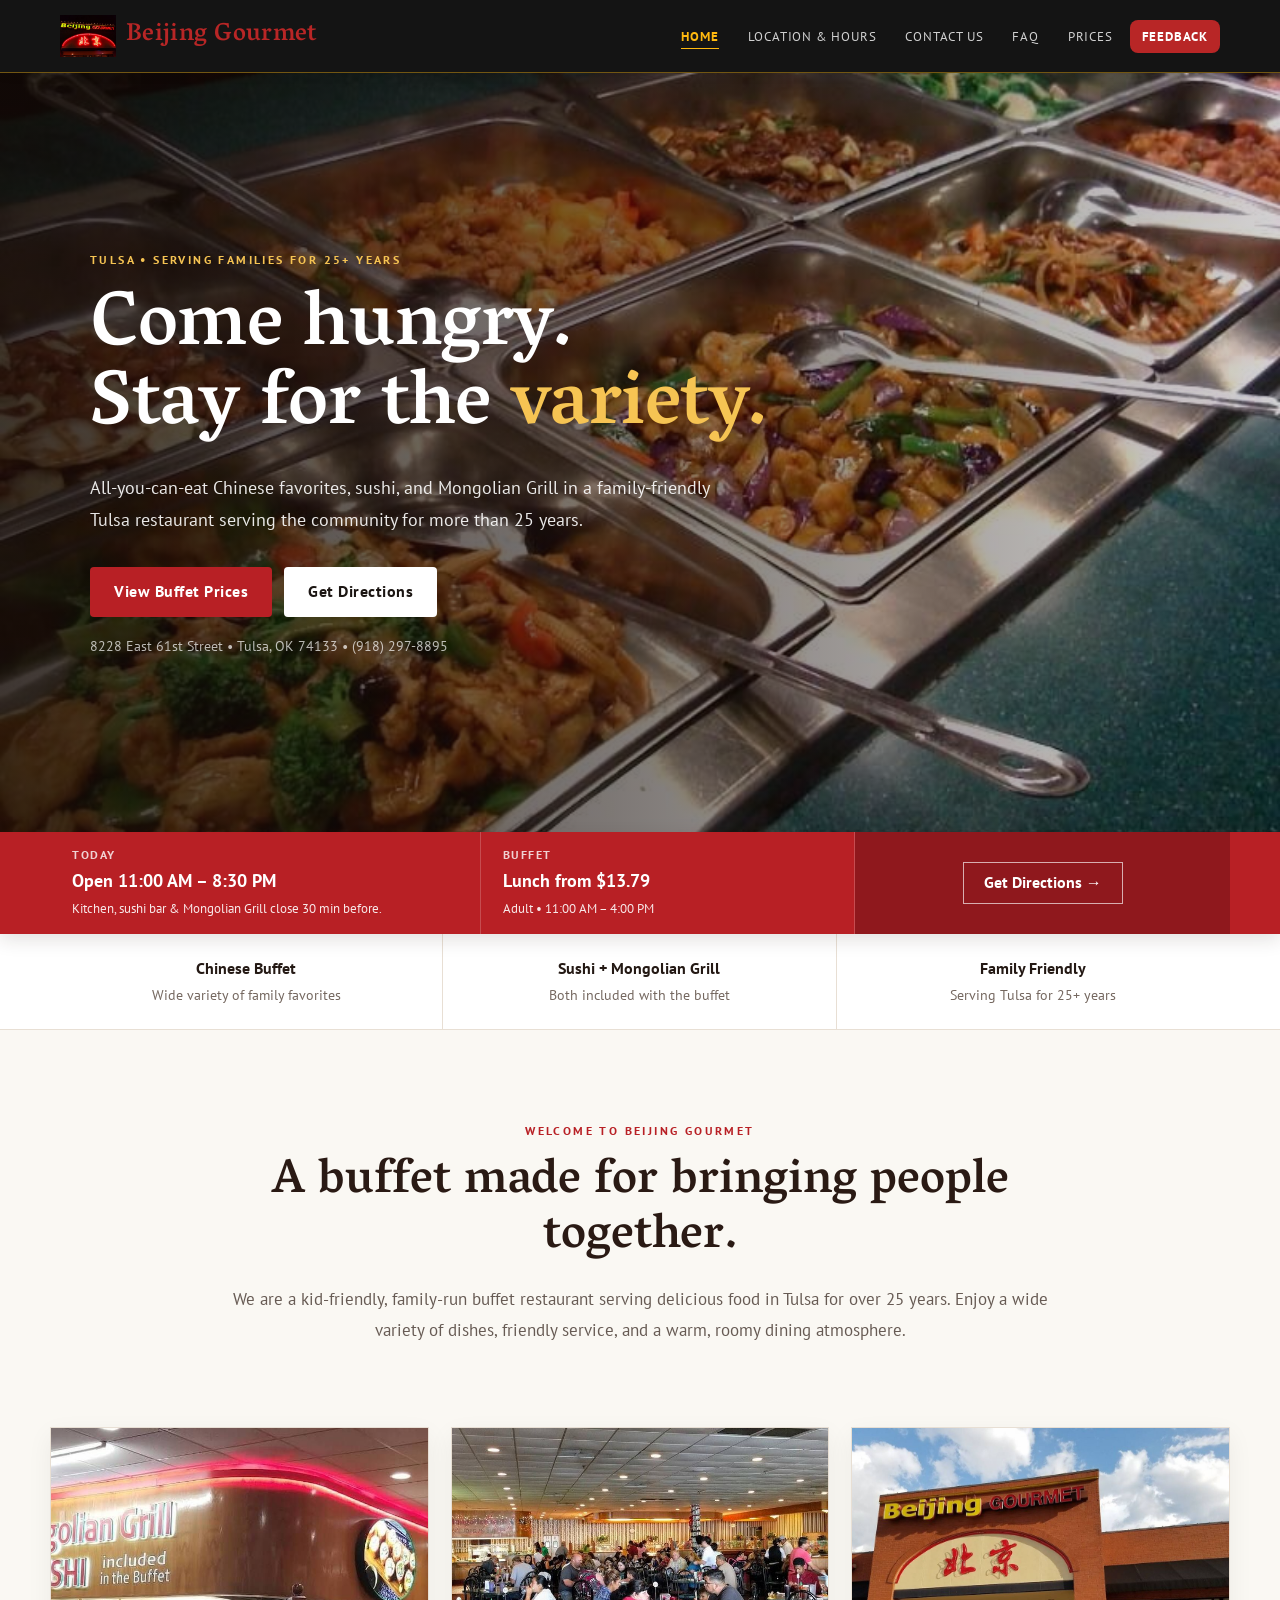
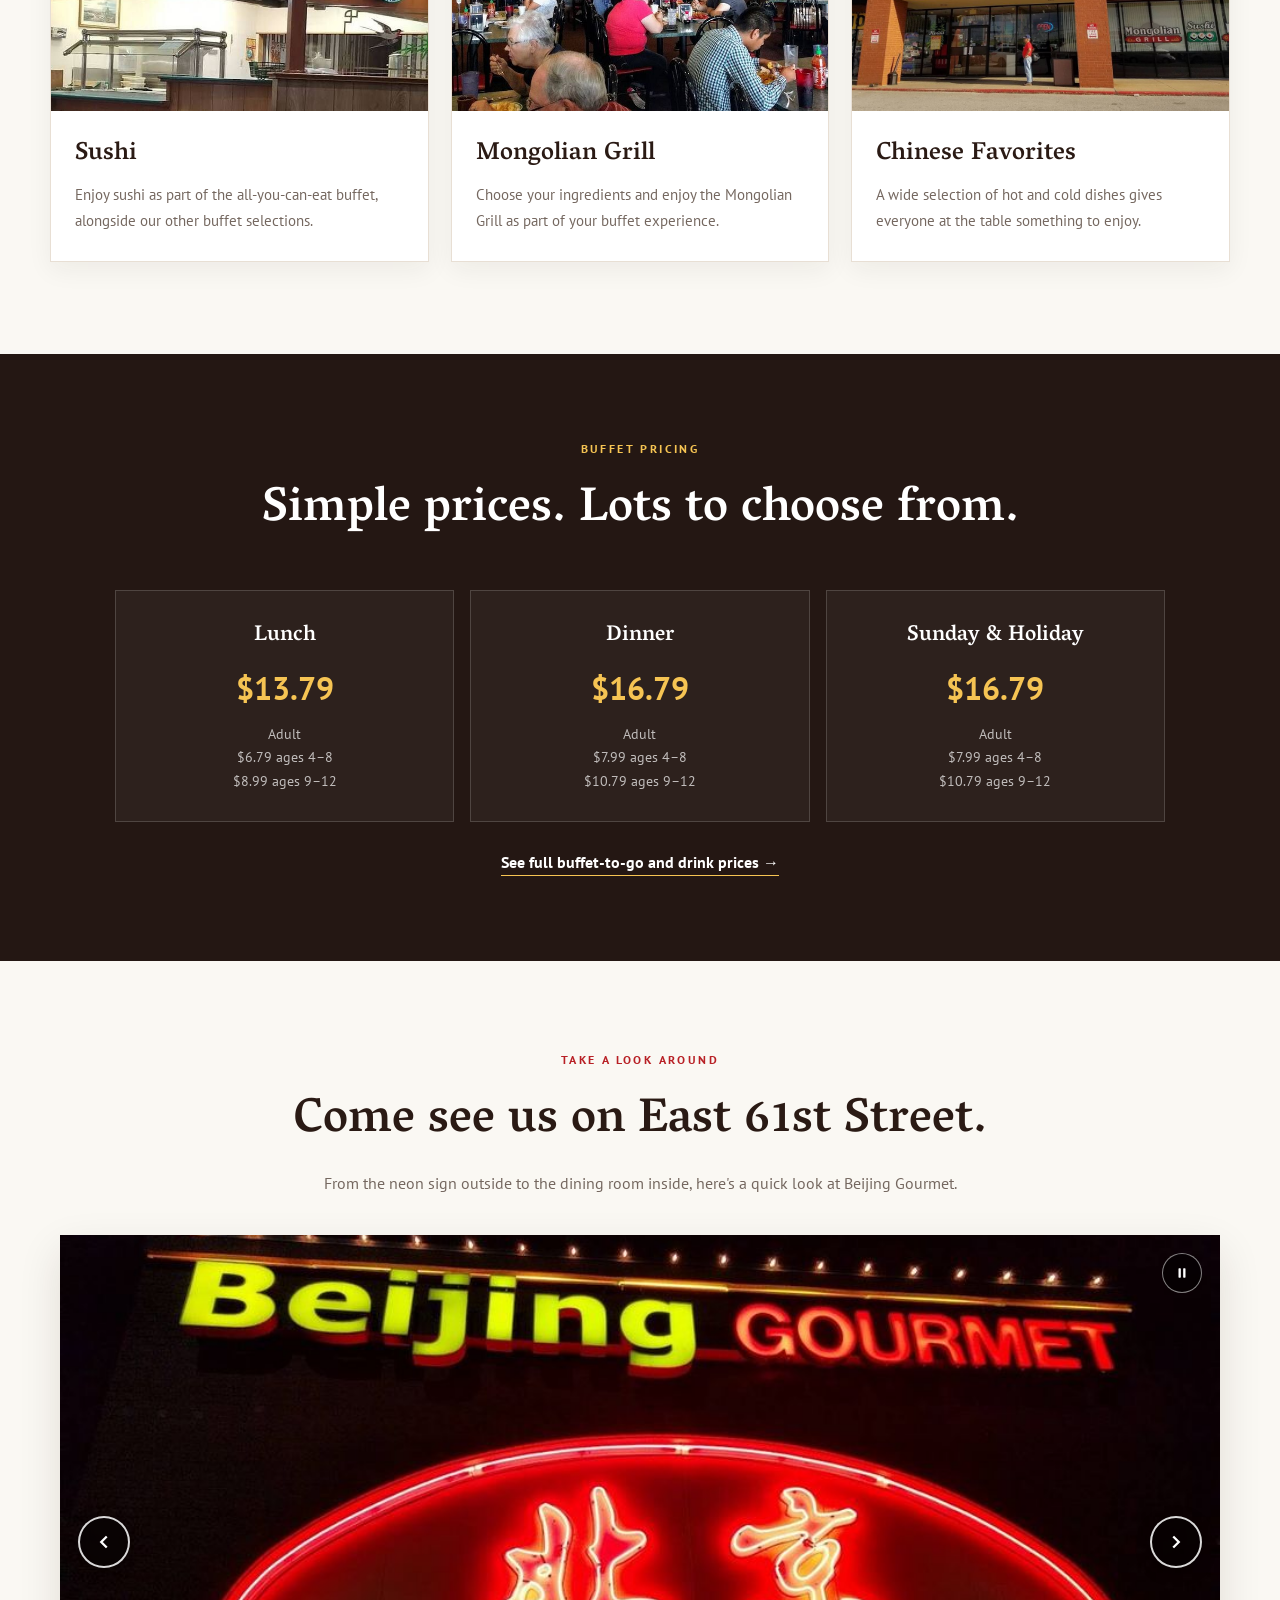
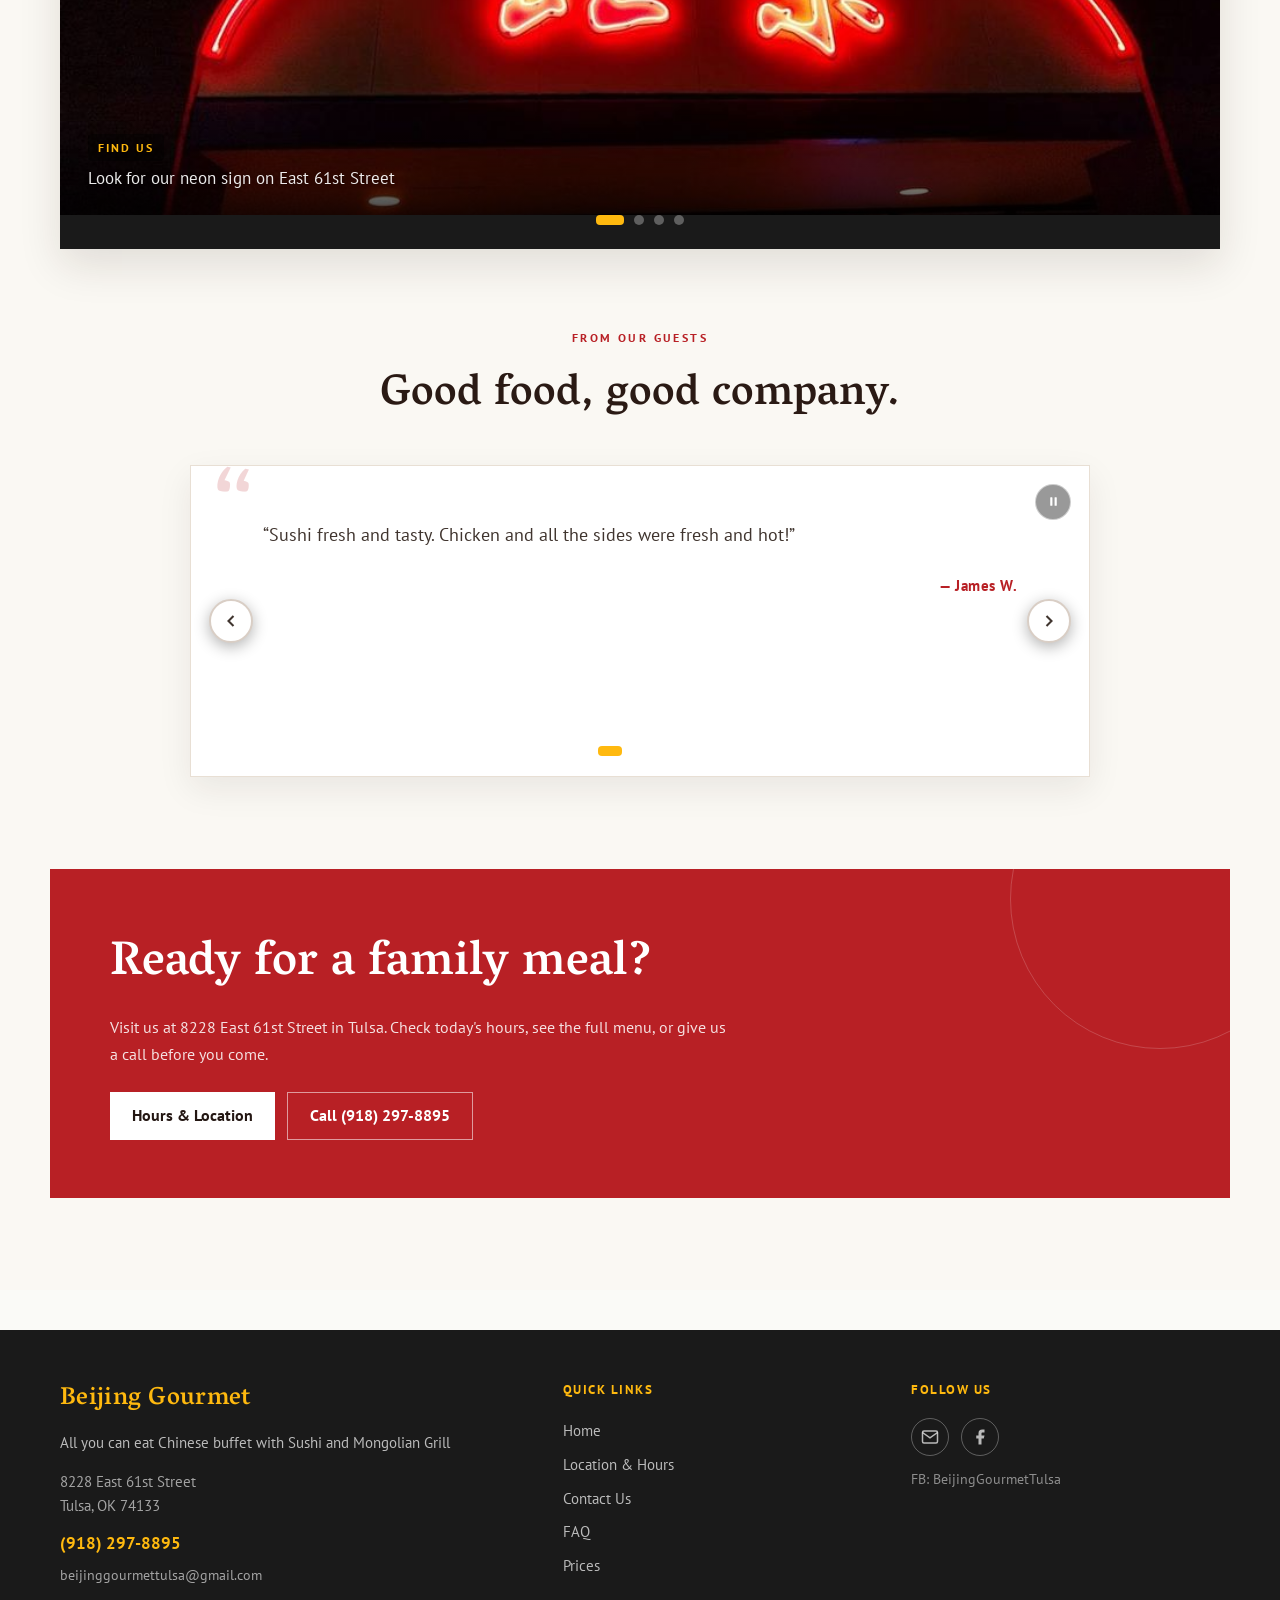
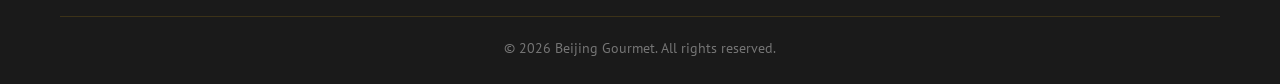
<file: index.html>
<!DOCTYPE html>
<html lang="en">
<head>
  <meta charset="UTF-8">
  <meta name="viewport" content="width=device-width, initial-scale=1.0">
  <title>Beijing Gourmet — All You Can Eat Chinese Buffet with Sushi and Mongolian Grill</title>
  <link rel="canonical" href="https://yanbing2026.github.io/Beijing-Gourmet-site/">
  <meta name="description" content="Family-friendly Chinese buffet with sushi and a Mongolian Grill in Tulsa, OK. Serving fresh, all-you-can-eat food for over 25 years. Kids welcome.">
  <link rel="apple-touch-icon" sizes="180x180" href="apple-touch-icon.png">
  <meta property="og:type" content="restaurant.restaurant">
  <meta property="og:site_name" content="Beijing Gourmet">
  <meta property="og:title" content="Beijing Gourmet — All You Can Eat Chinese Buffet with Sushi and Mongolian Grill">
  <meta property="og:description" content="Family-friendly Chinese buffet with sushi and a Mongolian Grill in Tulsa, OK. Serving fresh, all-you-can-eat food for over 25 years. Kids welcome.">
  <meta property="og:url" content="https://yanbing2026.github.io/Beijing-Gourmet-site/">
  <meta property="og:image" content="https://yanbing2026.github.io/Beijing-Gourmet-site/og-image.jpg">
  <meta property="og:image:width" content="1200">
  <meta property="og:image:height" content="630">
  <meta property="og:image:alt" content="Beijing Gourmet — all you can eat Chinese buffet with sushi and Mongolian Grill in Tulsa, Oklahoma">
  <meta property="og:locale" content="en_US">
  <meta name="twitter:card" content="summary_large_image">
  <meta name="twitter:title" content="Beijing Gourmet — All You Can Eat Chinese Buffet with Sushi and Mongolian Grill">
  <meta name="twitter:description" content="Family-friendly Chinese buffet with sushi and a Mongolian Grill in Tulsa, OK. Serving fresh, all-you-can-eat food for over 25 years. Kids welcome.">
  <meta name="twitter:image" content="https://yanbing2026.github.io/Beijing-Gourmet-site/og-image.jpg">
  <meta name="theme-color" content="#b82025">
  <link rel="icon" type="image/png" href="favicon.png">
  <link rel="preconnect" href="https://fonts.googleapis.com">
  <link rel="preconnect" href="https://fonts.gstatic.com" crossorigin>
  <link href="https://fonts.googleapis.com/css2?family=PT+Sans:wght@400;700&family=Vesper+Libre:wght@400;500&display=swap" rel="stylesheet">
  <link rel="stylesheet" href="style.css">

  <script type="application/ld+json">
  {
    "@context":"https://schema.org",
    "@type":"Restaurant",
    "@id":"https://yanbing2026.github.io/Beijing-Gourmet-site/#restaurant",
    "name":"Beijing Gourmet",
    "description":"Family-friendly all-you-can-eat Chinese buffet with sushi and a Mongolian Grill, serving Tulsa for over 25 years.",
    "url":"https://yanbing2026.github.io/Beijing-Gourmet-site/",
    "telephone":"+1-918-297-8895",
    "email":"beijinggourmettulsa@gmail.com",
    "image":"https://yanbing2026.github.io/Beijing-Gourmet-site/og-image.jpg",
    "logo":"https://yanbing2026.github.io/Beijing-Gourmet-site/logo.png",
    "servesCuisine":["Chinese","Sushi","Mongolian Barbecue","Asian"],
    "priceRange":"$$",
    "currenciesAccepted":"USD",
    "address":{"@type":"PostalAddress","streetAddress":"8228 East 61st Street","addressLocality":"Tulsa","addressRegion":"OK","postalCode":"74133","addressCountry":"US"},
    "geo":{"@type":"GeoCoordinates","latitude":36.0742082,"longitude":-95.8850442},
    "hasMap":"https://www.google.com/maps?q=8228+East+61st+Street,+Tulsa,+OK+74133",
    "openingHoursSpecification":[
      {"@type":"OpeningHoursSpecification","dayOfWeek":["Monday","Tuesday","Wednesday","Thursday","Sunday"],"opens":"11:00","closes":"20:30"},
      {"@type":"OpeningHoursSpecification","dayOfWeek":["Friday","Saturday"],"opens":"11:00","closes":"21:00"}
    ],
    "acceptsReservations":"https://yanbing2026.github.io/Beijing-Gourmet-site/contact.html",
    "hasMenu":"https://yanbing2026.github.io/Beijing-Gourmet-site/prices.html",
    "sameAs":["https://www.facebook.com/BeijingGourmetTulsa"]
  }
  </script>

  <style>
    /* 2026 Home redesign: warm, premium restaurant presentation while retaining the existing site system. */
    .page-home.redesigned-home{padding-top:72px;background:#faf8f3}
    .redesigned-home .hero{min-height:min(760px,calc(100vh - 72px));background:#19110d}
    .redesigned-home .hero-bg{inset:0}
    .redesigned-home .hero-img{object-position:center}
    .redesigned-home .hero-overlay{background:linear-gradient(90deg,rgba(20,10,7,.82) 0%,rgba(20,10,7,.55) 48%,rgba(20,10,7,.18) 100%)}
    .redesigned-home .hero-content{width:100%;max-width:1180px;margin:0 auto;padding:70px 40px;background:transparent;border:0;border-radius:0;box-shadow:none;text-align:left;animation:none}
    .redesigned-home .hero-content::before{content:"TULSA • SERVING FAMILIES FOR 25+ YEARS";display:inline-block;color:#f6c453;font-size:.78rem;font-weight:700;letter-spacing:2.4px;margin-bottom:20px}
    .redesigned-home .hero-title{max-width:760px;font-size:clamp(2.5rem,6vw,5rem);line-height:1.03;color:#fff;margin-bottom:24px;letter-spacing:-.5px}
    .redesigned-home .hero-title::before{display:none}
    .redesigned-home .hero-title span{color:#f6c453}
    .redesigned-home .hero-text{max-width:620px;font-size:1.12rem;line-height:1.75;color:rgba(255,255,255,.9);margin-bottom:32px}
    .redesigned-home .hero-actions{display:flex;flex-wrap:wrap;gap:12px}
    .redesigned-home .hero-actions a{display:inline-flex;align-items:center;justify-content:center;min-height:50px;padding:0 24px;border-radius:4px;font-weight:700;letter-spacing:.5px}
    .redesigned-home .hero-actions .primary{background:#b82025;color:#fff}
    .redesigned-home .hero-actions .primary:hover{background:#981b20;transform:translateY(-2px)}
    .redesigned-home .hero-actions .secondary{background:#fff;color:#1b1512}
    .redesigned-home .hero-actions .secondary:hover{background:#f6c453;transform:translateY(-2px)}
    .redesigned-home .hero-note{margin-top:18px;color:rgba(255,255,255,.7);font-size:.88rem}

    .home-quickbar{background:#b82025;color:#fff;position:relative;z-index:5;box-shadow:0 5px 18px rgba(42,26,20,.14)}
    .home-quickbar-inner{max-width:1180px;margin:auto;display:grid;grid-template-columns:1.15fr 1fr 1fr;align-items:stretch}
    .home-quickbar-item{min-height:78px;padding:14px 22px;display:flex;flex-direction:column;justify-content:center;border-right:1px solid rgba(255,255,255,.2)}
    .home-quickbar-item:last-child{border-right:0}
    .home-quickbar-item small{font-size:.72rem;letter-spacing:1.5px;text-transform:uppercase;opacity:.8;font-weight:700}
    .home-quickbar-item strong{font-size:1.12rem;margin-top:3px}
    .home-quickbar-item span{font-size:.84rem;opacity:.9;margin-top:2px}
    .home-quickbar-item a{color:#fff;text-decoration:none}
    .home-quickbar-item.action{background:#8f181d;text-align:center;align-items:center}
    .home-quickbar-item.action a{display:inline-flex;align-items:center;justify-content:center;border:1px solid rgba(255,255,255,.65);min-height:42px;padding:0 20px;font-weight:700}
    .home-quickbar-item.action a:hover{background:#fff;color:#8f181d}
    @media(max-width:768px){
      .home-quickbar-inner{grid-template-columns:1fr 1fr}
      .home-quickbar-item{min-height:72px;padding:12px 14px}
      .home-quickbar-item:first-child{grid-column:1/-1;text-align:center;align-items:center;border-right:0;border-bottom:1px solid rgba(255,255,255,.2)}
      .home-quickbar-item.action{border-right:0}
      .home-quickbar-item strong{font-size:1rem}
    }
    .home-strip{background:#fff;border-bottom:1px solid #e8dfd4}
    .home-strip-inner{max-width:1180px;margin:auto;display:grid;grid-template-columns:repeat(3,1fr)}
    .home-strip-item{padding:22px 28px;text-align:center;border-right:1px solid #e8dfd4}
    .home-strip-item:last-child{border-right:0}
    .home-strip-item strong{display:block;color:#241914;font-size:1rem}
    .home-strip-item span{display:block;color:#756860;font-size:.88rem;margin-top:3px}
    .home-intro{padding:92px 20px 82px;text-align:center}
    .home-intro-inner{max-width:820px;margin:auto}
    .home-eyebrow{font-size:.74rem;letter-spacing:2.4px;text-transform:uppercase;color:#b82025;font-weight:700;margin-bottom:14px}
    .home-intro h2{font-family:var(--font-heading);font-size:clamp(2rem,4vw,3rem);font-weight:500;color:#2a1a14;line-height:1.15;margin-bottom:18px}
    .home-intro p{font-size:1.08rem;color:#675b54;line-height:1.8}
    .home-features{padding:0 20px 92px}
    .home-feature-grid{max-width:1180px;margin:auto;display:grid;grid-template-columns:repeat(3,1fr);gap:22px}
    .home-feature{background:#fff;border:1px solid #e8dfd4;overflow:hidden;box-shadow:0 8px 24px rgba(42,26,20,.06)}
    .home-feature img{width:100%;aspect-ratio:4/3;object-fit:cover}
    .home-feature-body{padding:24px 24px 28px}
    .home-feature-body h3{font-family:var(--font-heading);font-size:1.55rem;color:#2a1a14;font-weight:500;margin-bottom:8px}
    .home-feature-body p{color:#756860;line-height:1.65;font-size:.96rem}
    .home-prices{background:#241713;color:#fff;padding:86px 20px}
    .home-prices-inner{max-width:1050px;margin:auto}
    .home-prices-heading{text-align:center;margin-bottom:40px}
    .home-prices-heading .home-eyebrow{color:#f6c453}
    .home-prices-heading h2{font-family:var(--font-heading);font-weight:500;font-size:clamp(2rem,4vw,3rem);margin:0}
    .home-price-grid{display:grid;grid-template-columns:repeat(3,1fr);gap:16px}
    .home-price-card{border:1px solid rgba(255,255,255,.16);background:rgba(255,255,255,.045);padding:28px;text-align:center}
    .home-price-card h3{font-family:var(--font-heading);font-size:1.35rem;font-weight:500;margin-bottom:10px}
    .home-price-card .adult-price{font-size:2rem;font-weight:700;color:#f6c453}
    .home-price-card p{color:rgba(255,255,255,.7);font-size:.9rem;line-height:1.65;margin-top:7px}
    .home-price-link{text-align:center;margin-top:28px}
    .home-price-link a{color:#fff;border-bottom:1px solid #f6c453;padding-bottom:3px;font-weight:700}
    .home-gallery{padding:90px 20px 80px}
    .home-gallery-heading{text-align:center;max-width:700px;margin:0 auto 38px}
    .home-gallery-heading h2{font-family:var(--font-heading);font-size:clamp(2rem,4vw,3rem);font-weight:500;color:#2a1a14}
    .home-gallery-heading p{color:#756860;margin-top:10px}
    .redesigned-home .gallery-section{padding:0;background:transparent}
    .redesigned-home .gallery-carousel{max-width:1180px;border-radius:0;box-shadow:0 16px 40px rgba(42,26,20,.12)}
    .redesigned-home .slide-inner{aspect-ratio:16/8}
    .home-reviews{padding:0 20px 92px;background:#faf8f3}
    .home-reviews-heading{text-align:center;margin-bottom:34px}
    .home-reviews-heading h2{font-family:var(--font-heading);font-size:clamp(2rem,4vw,2.7rem);font-weight:500;color:#2a1a14}
    .redesigned-home .testimonials-section{padding:0;background:transparent}
    .redesigned-home .testimonials-carousel{max-width:900px;border-radius:0;background:#fff;border:1px solid #e8dfd4;box-shadow:0 12px 32px rgba(42,26,20,.08)}
    .redesigned-home .testi-slide{background:#fff;min-height:280px}
    .redesigned-home .testi-slide-inner{min-height:280px;padding:54px 72px 38px}
    .redesigned-home .testi-text{color:#40352f;text-shadow:none;font-size:1.12rem}
    .redesigned-home .testi-quote-mark{color:#b82025;opacity:.18}
    .redesigned-home .testi-author-label{color:#b82025}
    .redesigned-home .testi-btn{color:#40352f;border-color:#d9cec5;background:#fff}
    .redesigned-home .testi-btn:hover{color:#fff;background:#b82025;border-color:#b82025}
    .home-final{padding:0 20px 92px}
    .home-final-card{max-width:1180px;margin:auto;position:relative;overflow:hidden;background:#b82025;color:#fff;padding:58px 60px}
    .home-final-card::after{content:"";position:absolute;width:300px;height:300px;border:1px solid rgba(255,255,255,.18);border-radius:50%;right:-80px;top:-120px}
    .home-final-card h2{font-family:var(--font-heading);font-size:clamp(2rem,4vw,3rem);font-weight:500;margin-bottom:10px;position:relative;z-index:1}
    .home-final-card p{color:rgba(255,255,255,.86);position:relative;z-index:1;max-width:620px;line-height:1.7}
    .home-final-actions{display:flex;flex-wrap:wrap;gap:12px;margin-top:24px;position:relative;z-index:1}
    .home-final-actions a{display:inline-flex;align-items:center;min-height:48px;padding:0 22px;background:#fff;color:#241713;font-weight:700}
    .home-final-actions a.alt{background:transparent;color:#fff;border:1px solid rgba(255,255,255,.55)}
    @media(max-width:900px){
      .home-feature-grid,.home-price-grid{grid-template-columns:1fr}
      .home-strip-inner{grid-template-columns:1fr}
      .home-strip-item{border-right:0;border-bottom:1px solid #e8dfd4}
      .home-strip-item:last-child{border-bottom:0}
    }
    @media(max-width:768px){
      .redesigned-home .hero{min-height:650px}
      .redesigned-home .hero-content{padding:60px 24px 50px}
      .redesigned-home .hero-overlay{background:linear-gradient(180deg,rgba(20,10,7,.55),rgba(20,10,7,.78))}
      .redesigned-home .hero-title{font-size:clamp(2.35rem,11vw,3.8rem)}
      .redesigned-home .hero-text{font-size:1rem}
      .home-intro{padding:70px 20px 62px}
      .home-features{padding-bottom:70px}
      .home-prices{padding:70px 20px}
      .home-gallery{padding:70px 15px 60px}
      .redesigned-home .slide-inner{aspect-ratio:4/3}
      .home-reviews{padding-bottom:70px}
      .redesigned-home .testi-slide-inner{padding:48px 45px 34px}
      .home-final{padding-bottom:70px}
      .home-final-card{padding:42px 28px}
    }
  </style>
</head>
<body>

<nav class="navbar">
  <div class="nav-container">
    <a href="index.html" class="logo"><img src="logo.png" alt="Beijing Gourmet" class="logo-img">Beijing Gourmet</a>
    <button class="nav-toggle" aria-label="Toggle navigation"><span></span><span></span><span></span></button>
    <ul class="nav-links">
      <li><a href="index.html" class="active">Home</a></li>
      <li><a href="location.html">Location &amp; Hours</a></li>
      <li><a href="contact.html">Contact Us</a></li>
      <li><a href="faq.html">FAQ</a></li>
      <li><a href="prices.html">Prices</a></li>
      <li><a href="https://beijinggourmet.aidaform.com/free-customer-feedback-survey" target="_blank" rel="noopener" class="nav-feedback">Feedback</a></li>
    </ul>
  </div>
</nav>

<main class="page-home redesigned-home">

  <section class="hero">
    <div class="hero-bg">
      <img src="hero-bg.jpg" alt="Buffet dishes at Beijing Gourmet" class="hero-img">
      <div class="hero-overlay"></div>
    </div>
    <div class="hero-content">
      <h1 class="hero-title">Come hungry.<br>Stay for the <span>variety.</span></h1>
      <p class="hero-text">All-you-can-eat Chinese favorites, sushi, and Mongolian Grill in a family-friendly Tulsa restaurant serving the community for more than 25 years.</p>
      <div class="hero-actions">
        <a href="prices.html" class="primary">View Buffet Prices</a>
        <a href="https://www.google.com/maps/dir/?api=1&amp;destination=8228+East+61st+Street,+Tulsa,+OK+74133" class="secondary">Get Directions</a>
      </div>
      <p class="hero-note">8228 East 61st Street • Tulsa, OK 74133 • (918) 297-8895</p>
    </div>
  </section>

  <div class="home-quickbar" aria-label="Today at Beijing Gourmet">
    <div class="home-quickbar-inner">
      <div class="home-quickbar-item">
        <small>Today</small>
        <strong>Open 11:00 AM – 8:30 PM</strong>
        <span>Kitchen, sushi bar &amp; Mongolian Grill close 30 min before.</span>
      </div>
      <div class="home-quickbar-item">
        <small>Buffet</small>
        <strong>Lunch from $13.79</strong>
        <span>Adult • 11:00 AM – 4:00 PM</span>
      </div>
      <div class="home-quickbar-item action">
        <a href="https://www.google.com/maps/dir/?api=1&amp;destination=8228+East+61st+Street,+Tulsa,+OK+74133" rel="noopener">Get Directions →</a>
      </div>
    </div>
  </div>

  <div class="home-strip">
    <div class="home-strip-inner">
      <div class="home-strip-item"><strong>Chinese Buffet</strong><span>Wide variety of family favorites</span></div>
      <div class="home-strip-item"><strong>Sushi + Mongolian Grill</strong><span>Both included with the buffet</span></div>
      <div class="home-strip-item"><strong>Family Friendly</strong><span>Serving Tulsa for 25+ years</span></div>
    </div>
  </div>

  <section class="home-intro">
    <div class="home-intro-inner">
      <div class="home-eyebrow">Welcome to Beijing Gourmet</div>
      <h2>A buffet made for bringing people together.</h2>
      <p>We are a kid-friendly, family-run buffet restaurant serving delicious food in Tulsa for over 25 years. Enjoy a wide variety of dishes, friendly service, and a warm, roomy dining atmosphere.</p>
    </div>
  </section>

  <section class="home-features">
    <div class="home-feature-grid">
      <article class="home-feature">
        <img src="gallery-4.jpg" alt="Sushi and Mongolian Grill at Beijing Gourmet" loading="lazy">
        <div class="home-feature-body"><h3>Sushi</h3><p>Enjoy sushi as part of the all-you-can-eat buffet, alongside our other buffet selections.</p></div>
      </article>
      <article class="home-feature">
        <img src="gallery-3.jpg" alt="Beijing Gourmet dining room and grill area" loading="lazy">
        <div class="home-feature-body"><h3>Mongolian Grill</h3><p>Choose your ingredients and enjoy the Mongolian Grill as part of your buffet experience.</p></div>
      </article>
      <article class="home-feature">
        <img src="gallery-2.jpg" alt="Beijing Gourmet storefront and dining room" loading="lazy">
        <div class="home-feature-body"><h3>Chinese Favorites</h3><p>A wide selection of hot and cold dishes gives everyone at the table something to enjoy.</p></div>
      </article>
    </div>
  </section>

  <section class="home-prices">
    <div class="home-prices-inner">
      <div class="home-prices-heading">
        <div class="home-eyebrow">Buffet Pricing</div>
        <h2>Simple prices. Lots to choose from.</h2>
      </div>
      <div class="home-price-grid">
        <div class="home-price-card"><h3>Lunch</h3><div class="adult-price">$13.79</div><p>Adult<br>$6.79 ages 4–8<br>$8.99 ages 9–12</p></div>
        <div class="home-price-card"><h3>Dinner</h3><div class="adult-price">$16.79</div><p>Adult<br>$7.99 ages 4–8<br>$10.79 ages 9–12</p></div>
        <div class="home-price-card"><h3>Sunday &amp; Holiday</h3><div class="adult-price">$16.79</div><p>Adult<br>$7.99 ages 4–8<br>$10.79 ages 9–12</p></div>
      </div>
      <div class="home-price-link"><a href="prices.html">See full buffet-to-go and drink prices →</a></div>
    </div>
  </section>

  <section class="home-gallery">
    <div class="home-gallery-heading">
      <div class="home-eyebrow">Take a Look Around</div>
      <h2>Come see us on East 61st Street.</h2>
      <p>From the neon sign outside to the dining room inside, here's a quick look at Beijing Gourmet.</p>
    </div>
    <section class="gallery-section">
      <div class="container">
        <div class="gallery-carousel" id="galleryCarousel">
          <div class="gallery-viewport">
            <div class="gallery-track" id="galleryTrack">
              <div class="gallery-slide"><div class="slide-inner"><img src="gallery-1.jpg" alt="Beijing Gourmet neon sign at night" loading="lazy"></div><div class="slide-caption"><span class="caption-label">Find Us</span><p class="caption-text">Look for our neon sign on East 61st Street</p></div></div>
              <div class="gallery-slide"><div class="slide-inner"><img src="gallery-2.jpg" alt="Beijing Gourmet storefront" loading="lazy"></div><div class="slide-caption"><span class="caption-label">Our Storefront</span><p class="caption-text">Serving Tulsa for over 25 years</p></div></div>
              <div class="gallery-slide"><div class="slide-inner"><img src="gallery-3.jpg" alt="Beijing Gourmet dining room" loading="lazy"></div><div class="slide-caption"><span class="caption-label">Dining Room</span><p class="caption-text">A warm, roomy space for family meals</p></div></div>
              <div class="gallery-slide"><div class="slide-inner"><img src="gallery-4.jpg" alt="Mongolian Grill and sushi at Beijing Gourmet" loading="lazy"></div><div class="slide-caption"><span class="caption-label">Mongolian Grill &amp; Sushi</span><p class="caption-text">Both included with your all-you-can-eat buffet</p></div></div>
            </div>
          </div>
          <button class="carousel-btn carousel-btn-prev" id="galleryPrev" aria-label="Previous photo"><svg viewBox="0 0 24 24" fill="none" stroke="currentColor" stroke-width="2.5"><polyline points="15 18 9 12 15 6"/></svg></button>
          <button class="carousel-btn carousel-btn-next" id="galleryNext" aria-label="Next photo"><svg viewBox="0 0 24 24" fill="none" stroke="currentColor" stroke-width="2.5"><polyline points="9 18 15 12 9 6"/></svg></button>
          <button class="carousel-autoplay" id="galleryAutoplay" aria-label="Pause slideshow" title="Pause / Play">
            <svg id="autoplayIconPlay" viewBox="0 0 24 24" fill="currentColor" style="display:none"><polygon points="5,3 19,12 5,21"/></svg>
            <svg id="autoplayIconPause" viewBox="0 0 24 24" fill="currentColor"><rect x="6" y="4" width="4" height="16" rx="1"/><rect x="14" y="4" width="4" height="16" rx="1"/></svg>
          </button>
          <div class="carousel-dots" id="galleryDots"></div>
        </div>
      </div>
    </section>
  </section>

  <section class="home-reviews">
    <div class="home-reviews-heading"><div class="home-eyebrow">From Our Guests</div><h2>Good food, good company.</h2></div>
    <section class="testimonials-section">
      <div class="container">
        <div class="testimonials-carousel" id="testimonialsCarousel">
          <div class="testi-viewport">
            <div class="testi-track" id="testiTrack">
              <div class="testi-slide"><div class="testi-slide-inner"><div class="testi-quote-mark">&ldquo;</div><p class="testi-text">“Sushi fresh and tasty. Chicken and all the sides were fresh and hot!”</p><div class="testi-author"><span class="testi-author-label">— James W.</span></div></div></div>
              <div class="testi-slide"><div class="testi-slide-inner"><div class="testi-quote-mark">&ldquo;</div><p class="testi-text">“The staff were friendly and the food was actually fresh. Fair prices too and a vast variety of foods.”</p><div class="testi-author"><span class="testi-author-label">— Fay F.</span></div></div></div>
              <div class="testi-slide"><div class="testi-slide-inner"><div class="testi-quote-mark">&ldquo;</div><p class="testi-text">“Delicious oriental buffet, grill, and sushi. Pleasant atmosphere, good food, reasonable prices.”</p><div class="testi-author"><span class="testi-author-label">— Gerald B.</span></div></div></div>
              <div class="testi-slide"><div class="testi-slide-inner"><div class="testi-quote-mark">&ldquo;</div><p class="testi-text">“The inside is clean and spacious. The hibachi grill … was delicious and full of flavor.”</p><div class="testi-author"><span class="testi-author-label">— Lorrie T.</span></div></div></div></div>
          </div>
          <button class="testi-btn testi-btn-prev" id="testiPrev" aria-label="Previous review"><svg viewBox="0 0 24 24" fill="none" stroke="currentColor" stroke-width="2.5"><polyline points="15 18 9 12 15 6"/></svg></button>
          <button class="testi-btn testi-btn-next" id="testiNext" aria-label="Next review"><svg viewBox="0 0 24 24" fill="none" stroke="currentColor" stroke-width="2.5"><polyline points="9 18 15 12 9 6"/></svg></button>
          <button class="testi-autoplay" id="testiAutoplay" aria-label="Pause slideshow" title="Pause / Play">
            <svg id="testiAutoplayIconPlay" viewBox="0 0 24 24" fill="currentColor" style="display:none"><polygon points="5,3 19,12 5,21"/></svg>
            <svg id="testiAutoplayIconPause" viewBox="0 0 24 24" fill="currentColor"><rect x="6" y="4" width="4" height="16" rx="1"/><rect x="14" y="4" width="4" height="16" rx="1"/></svg>
          </button>
          <div class="testi-dots" id="testiDots"></div>
        </div>
      </div>
    </section>
  </section>

  <section class="home-final">
    <div class="home-final-card">
      <h2>Ready for a family meal?</h2>
      <p>Visit us at 8228 East 61st Street in Tulsa. Check today's hours, see the full menu, or give us a call before you come.</p>
      <div class="home-final-actions">
        <a href="location.html">Hours &amp; Location</a>
        <a href="tel:9182978895" class="alt">Call (918) 297-8895</a>
      </div>
    </div>
  </section>

</main>

<footer class="footer">
  <div class="container">
    <div class="footer-content">
      <div class="footer-brand">
        <a href="index.html" class="footer-logo">Beijing Gourmet</a>
        <p class="footer-tagline">All you can eat Chinese buffet with Sushi and Mongolian Grill</p>
        <p class="footer-address">8228 East 61st Street<br>Tulsa, OK 74133</p>
        <a href="tel:9182978895" class="footer-phone">(918) 297-8895</a>
        <a href="mailto:beijinggourmettulsa@gmail.com" class="footer-email">beijinggourmettulsa@gmail.com</a>
      </div>
      <div class="footer-links">
        <h4 class="footer-links-title">Quick Links</h4>
        <ul><li><a href="index.html">Home</a></li><li><a href="location.html">Location &amp; Hours</a></li><li><a href="contact.html">Contact Us</a></li><li><a href="faq.html">FAQ</a></li><li><a href="prices.html">Prices</a></li></ul>
      </div>
      <div class="footer-social">
        <h4 class="footer-social-title">Follow Us</h4>
        <div class="social-links">
          <a href="mailto:beijinggourmettulsa@gmail.com" class="social-link social-email" aria-label="Email"><svg viewBox="0 0 24 24" fill="none" stroke="currentColor" stroke-width="2"><path d="M4 4h16c1.1 0 2 .9 2 2v12c0 1.1-.9 2-2 2H4c-1.1 0-2-.9-2-2V6c0-1.1.9-2 2-2z"/><polyline points="22,6 12,13 2,6"/></svg></a>
          <a href="https://www.facebook.com/BeijingGourmetTulsa" target="_blank" rel="noopener" class="social-link social-facebook" aria-label="Facebook"><svg viewBox="0 0 24 24" fill="currentColor"><path d="M18 2h-3a5 5 0 0 0-5 5v3H7v4h3v8h4v-8h3l1-4h-4V7a1 1 0 0 1 1-1h3z"/></svg></a>
        </div>
        <p class="footer-social-note">FB: BeijingGourmetTulsa</p>
      </div>
    </div>
    <div class="footer-bottom"><p>&copy; 2026 Beijing Gourmet. All rights reserved.</p></div>
  </div>
</footer>

<script src="script.js"></script>
</body>
</html>
</file>
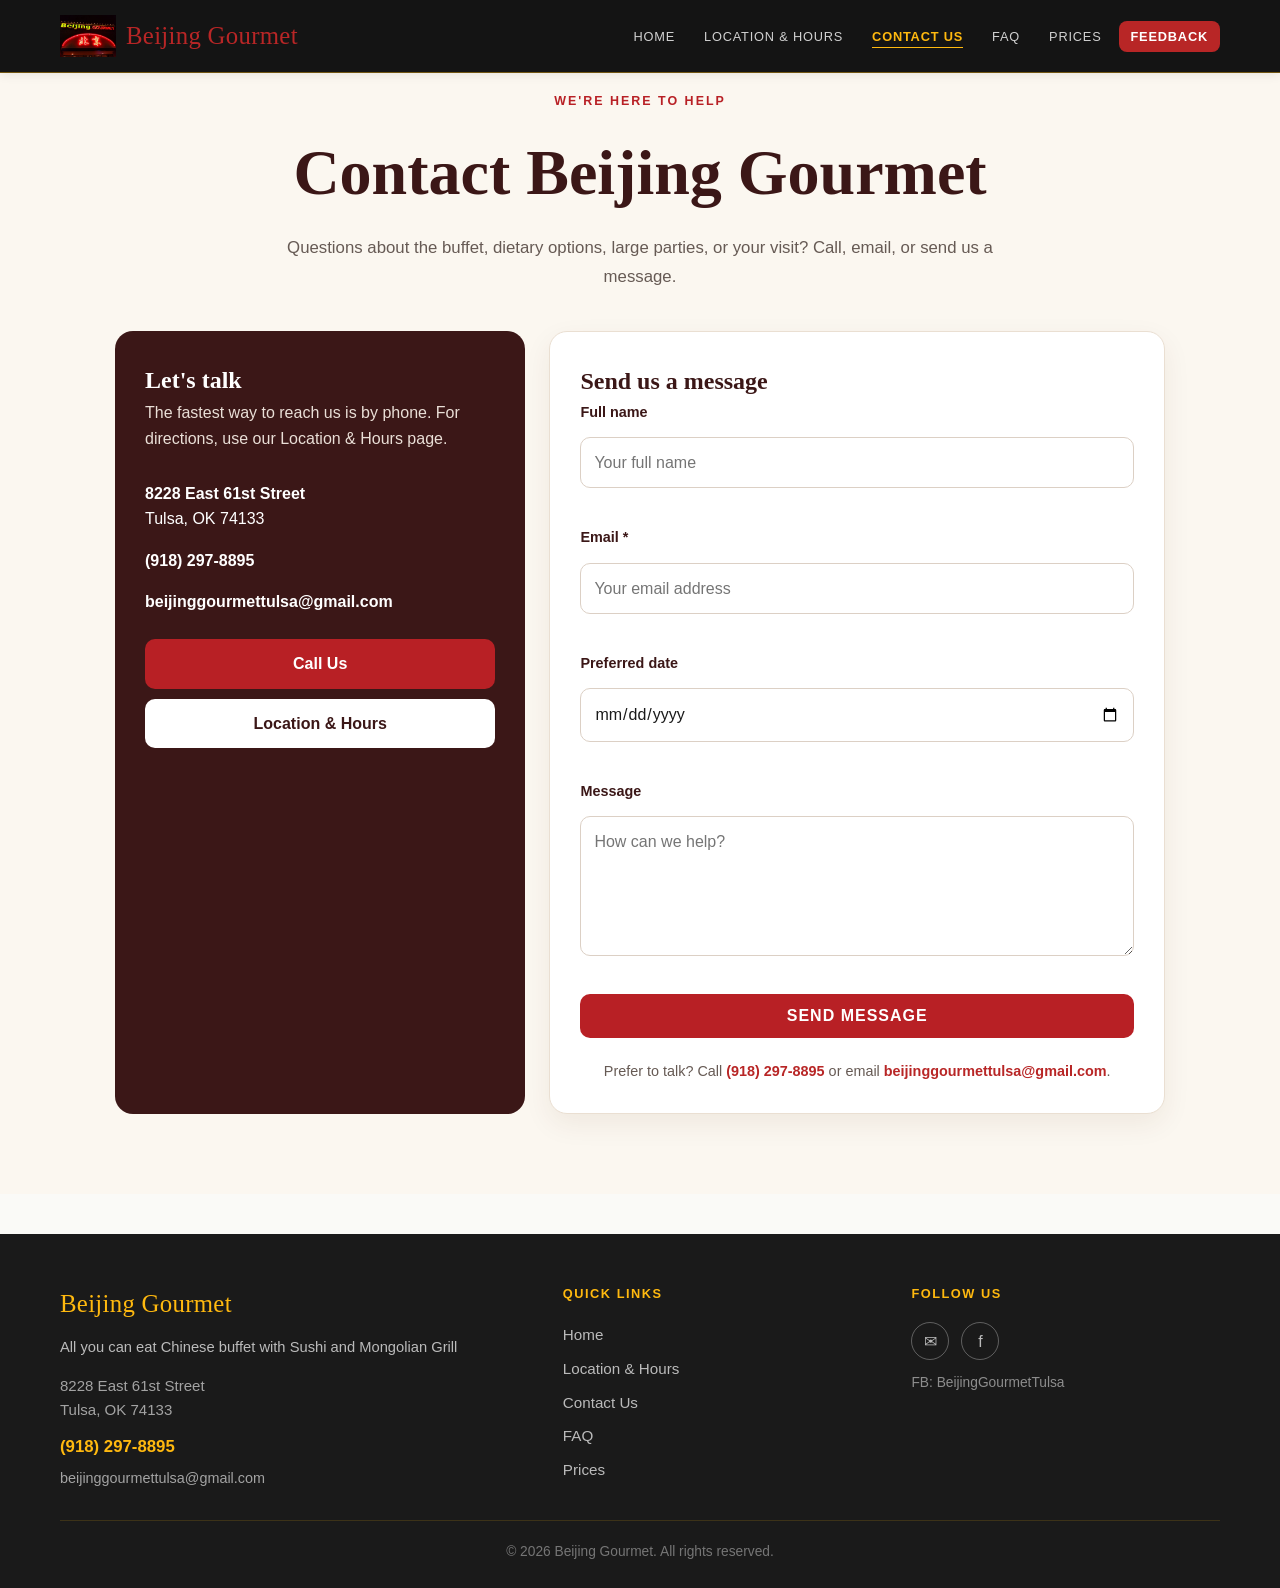
<file: contact.html>
<!DOCTYPE html>
<html lang="en"><head><meta charset="UTF-8"><meta name="viewport" content="width=device-width, initial-scale=1.0">
<title>Contact Beijing Gourmet — Tulsa</title>
<link rel="canonical" href="https://yanbing2026.github.io/Beijing-Gourmet-site/contact.html">
<meta name="description" content="Contact Beijing Gourmet in Tulsa. Call (918) 297-8895, email us, or send a message about your visit, buffet questions or reservations.">
<meta property="og:type" content="website"><meta property="og:site_name" content="Beijing Gourmet"><meta property="og:title" content="Contact Beijing Gourmet — Tulsa"><meta property="og:description" content="Call, email or message Beijing Gourmet in Tulsa."><meta property="og:url" content="https://yanbing2026.github.io/Beijing-Gourmet-site/contact.html"><meta property="og:image" content="https://yanbing2026.github.io/Beijing-Gourmet-site/og-image.jpg">
<meta name="theme-color" content="#b82025"><link rel="icon" type="image/png" href="favicon.png"><link rel="stylesheet" href="style.css">
<style>
.contact-page{background:#fbf7f0;padding:92px 0 80px}.contact-hero{text-align:center;max-width:760px;margin:0 auto 40px}.contact-kicker{color:#b82025;text-transform:uppercase;letter-spacing:2px;font-weight:700;font-size:.78rem}.contact-hero h1{font-family:var(--font-heading);font-size:clamp(2.3rem,5vw,4rem);color:#3b1717;margin:10px 0}.contact-hero p{color:#665a54;font-size:1.05rem;line-height:1.7}.contact-grid{max-width:1050px;margin:auto;display:grid;grid-template-columns:.8fr 1.2fr;gap:24px}.contact-card{background:#3b1717;color:#fff;border-radius:18px;padding:30px}.contact-card h2,.form-card h2{font-family:var(--font-heading);margin-top:0}.contact-card h2{color:#fff}.contact-card p{color:#eadfd7;line-height:1.65}.contact-detail{display:block;color:#fff;font-weight:700;margin:16px 0}.contact-card .address{margin-top:28px}.contact-actions{display:grid;gap:10px;margin-top:24px}.contact-actions a{display:block;text-align:center;padding:12px;border-radius:10px;background:#b82025;color:#fff;font-weight:700}.contact-actions a.alt{background:#fff;color:#3b1717}.form-card{background:#fff;border:1px solid #eadfd2;border-radius:18px;padding:30px;box-shadow:0 10px 28px rgba(80,40,20,.07)}.form-card h2{color:#3b1717}.form-group{margin-bottom:18px}.form-group label{display:block;font-weight:700;color:#3b1717;margin-bottom:7px}.form-group input,.form-group textarea{width:100%;box-sizing:border-box;border:1px solid #dcd0c5;border-radius:10px;padding:12px 13px;font:inherit;background:#fff}.form-group textarea{resize:vertical;min-height:140px}.btn-submit{border:0;border-radius:10px;background:#b82025;color:#fff;padding:13px 20px;font-weight:700;font-size:1rem;cursor:pointer;width:100%}.form-alt{color:#665a54;font-size:.9rem;line-height:1.6}.honeypot{position:absolute;left:-9999px}.form-status{min-height:1.4em;color:#3b1717;font-weight:700}@media(max-width:800px){.contact-page{padding-top:76px}.contact-grid{grid-template-columns:1fr}.contact-card,.form-card{padding:24px}}
</style></head><body><nav class="navbar"><div class="nav-container"><a href="index.html" class="logo"><img src="logo.png" alt="Beijing Gourmet" class="logo-img">Beijing Gourmet</a><button class="nav-toggle" aria-label="Toggle navigation"><span></span><span></span><span></span></button><ul class="nav-links"><li><a href="index.html">Home</a></li><li><a href="location.html">Location &amp; Hours</a></li><li><a href="contact.html" class="active">Contact Us</a></li><li><a href="faq.html">FAQ</a></li><li><a href="prices.html">Prices</a></li><li><a href="https://beijinggourmet.aidaform.com/free-customer-feedback-survey" target="_blank" rel="noopener" class="nav-feedback">Feedback</a></li></ul></div></nav>
<main class="contact-page"><div class="container">
<section class="contact-hero"><div class="contact-kicker">We're here to help</div><h1>Contact Beijing Gourmet</h1><p>Questions about the buffet, dietary options, large parties, or your visit? Call, email, or send us a message.</p></section>
<section class="contact-grid">
<aside class="contact-card"><h2>Let's talk</h2><p>The fastest way to reach us is by phone. For directions, use our Location &amp; Hours page.</p><div class="address"><strong>8228 East 61st Street</strong><br>Tulsa, OK 74133</div><a class="contact-detail" href="tel:9182978895">(918) 297-8895</a><a class="contact-detail" href="mailto:beijinggourmettulsa@gmail.com">beijinggourmettulsa@gmail.com</a><div class="contact-actions"><a href="tel:9182978895">Call Us</a><a class="alt" href="location.html">Location &amp; Hours</a></div></aside>
<section class="form-card"><h2>Send us a message</h2><form class="contact-form" id="contactForm" novalidate><input type="hidden" name="access_key" value="1d2d82f9-bddd-4ef1-aaf8-10f563cdfb85"><input type="hidden" name="subject" value="New message from the Beijing Gourmet website"><input type="hidden" name="from_name" value="Beijing Gourmet website"><input type="checkbox" name="botcheck" class="honeypot" tabindex="-1" autocomplete="off"><div class="form-group"><label for="contact-name">Full name</label><input type="text" id="contact-name" name="name" placeholder="Your full name" autocomplete="name"></div><div class="form-group"><label for="contact-email">Email *</label><input type="email" id="contact-email" name="email" placeholder="Your email address" required autocomplete="email"></div><div class="form-group"><label for="contact-date">Preferred date</label><input type="date" id="contact-date" name="date"></div><div class="form-group"><label for="contact-message">Message</label><textarea id="contact-message" name="message" placeholder="How can we help?"></textarea></div><p class="form-status" id="formStatus" role="status" aria-live="polite"></p><button type="submit" class="btn-submit">Send Message</button></form><p class="form-alt">Prefer to talk? Call <a href="tel:9182978895">(918) 297-8895</a> or email <a href="mailto:beijinggourmettulsa@gmail.com">beijinggourmettulsa@gmail.com</a>.</p></section>
</section></div></main><footer class="footer"><div class="container"><div class="footer-content"><div class="footer-brand"><a href="index.html" class="footer-logo">Beijing Gourmet</a><p class="footer-tagline">All you can eat Chinese buffet with Sushi and Mongolian Grill</p><p class="footer-address">8228 East 61st Street<br>Tulsa, OK 74133</p><a href="tel:9182978895" class="footer-phone">(918) 297-8895</a><a href="mailto:beijinggourmettulsa@gmail.com" class="footer-email">beijinggourmettulsa@gmail.com</a></div><div class="footer-links"><h4 class="footer-links-title">Quick Links</h4><ul><li><a href="index.html">Home</a></li><li><a href="location.html">Location &amp; Hours</a></li><li><a href="contact.html">Contact Us</a></li><li><a href="faq.html">FAQ</a></li><li><a href="prices.html">Prices</a></li></ul></div><div class="footer-social"><h4 class="footer-social-title">Follow Us</h4><div class="social-links"><a href="mailto:beijinggourmettulsa@gmail.com" class="social-link social-email" aria-label="Email">✉</a><a href="https://www.facebook.com/BeijingGourmetTulsa" target="_blank" rel="noopener" class="social-link social-facebook" aria-label="Facebook">f</a></div><p class="footer-social-note">FB: BeijingGourmetTulsa</p></div></div><div class="footer-bottom"><p>&copy; 2026 Beijing Gourmet. All rights reserved.</p></div></div></footer><script src="script.js"></script></body></html>
</file>
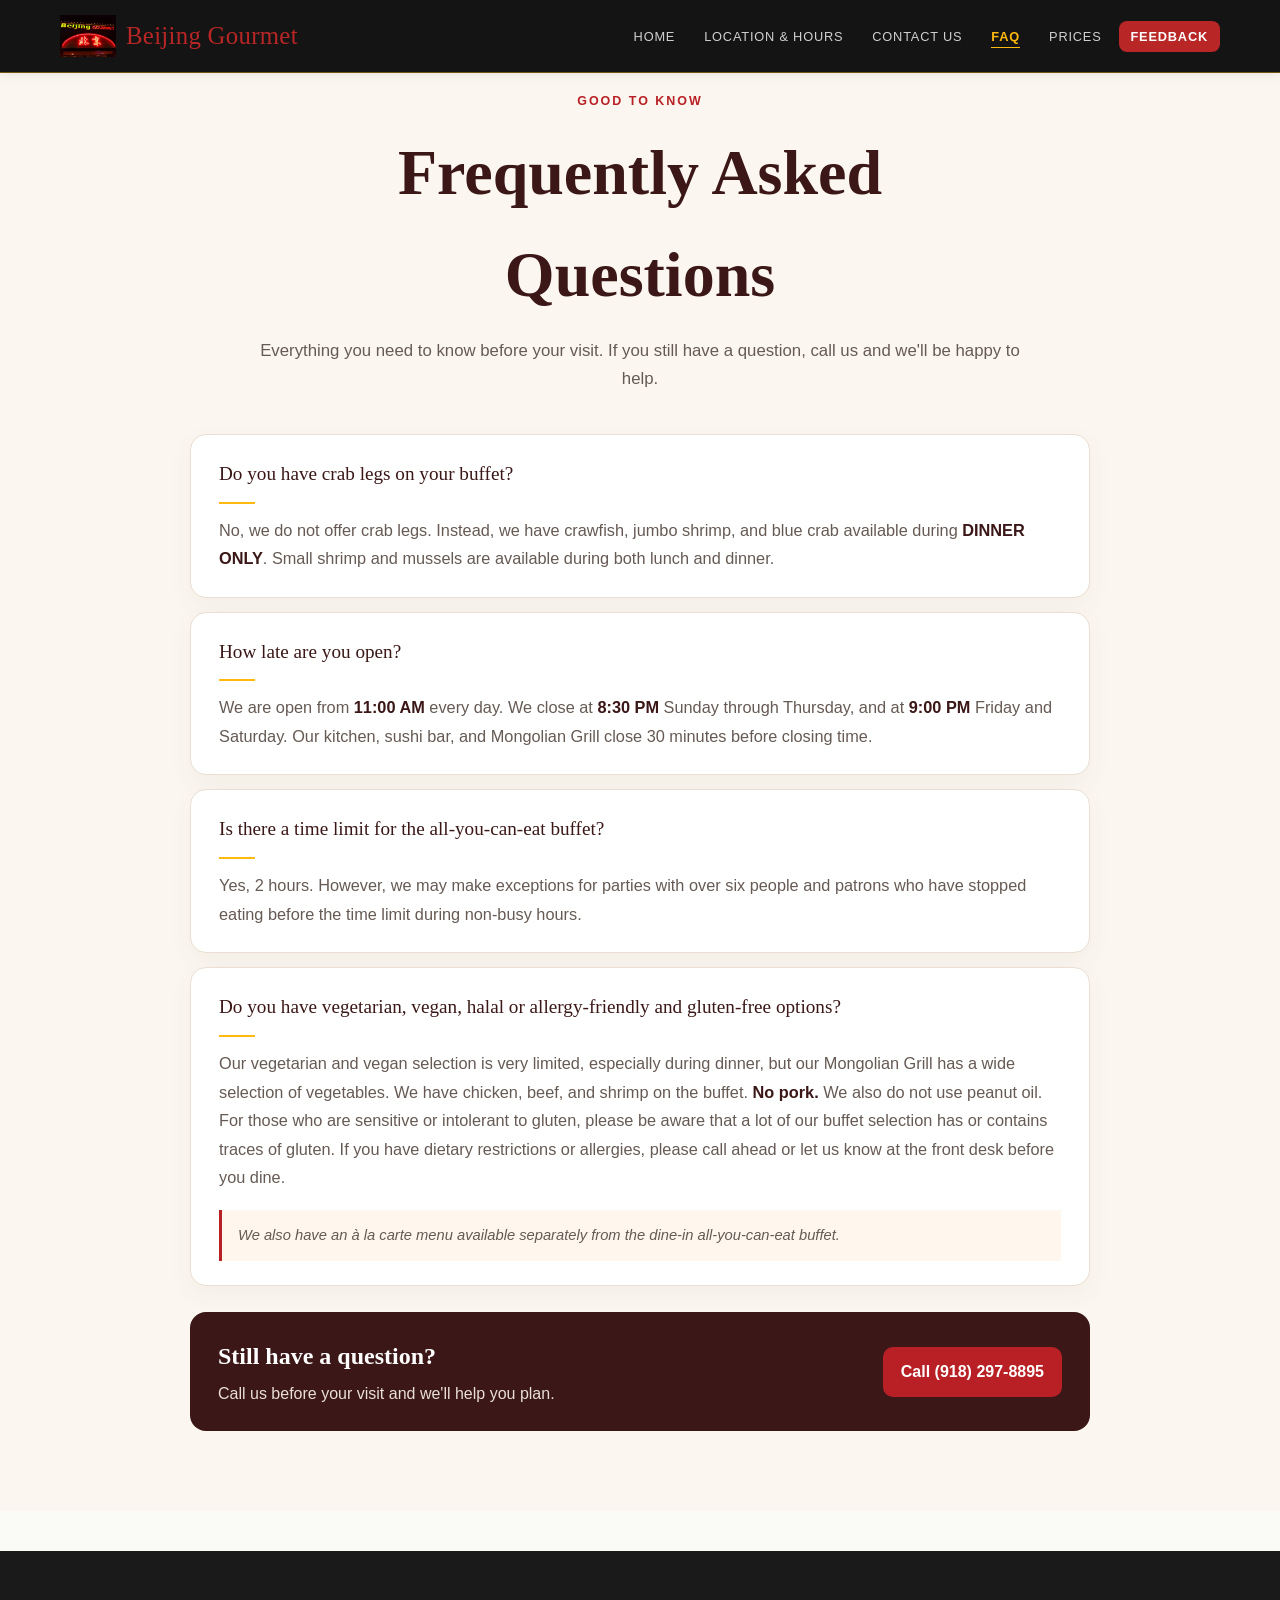
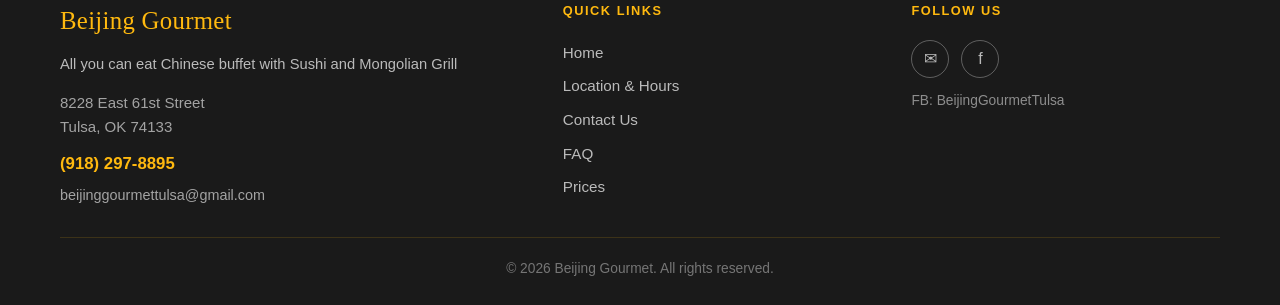
<file: faq.html>
<!DOCTYPE html>
<html lang="en"><head><meta charset="UTF-8"><meta name="viewport" content="width=device-width, initial-scale=1.0">
<title>FAQ — Beijing Gourmet Tulsa</title>
<link rel="canonical" href="https://yanbing2026.github.io/Beijing-Gourmet-site/faq.html">
<meta name="description" content="Frequently asked questions about Beijing Gourmet in Tulsa: buffet hours, dinner seafood, the 2-hour buffet limit, dietary options and allergies.">
<meta property="og:type" content="website"><meta property="og:site_name" content="Beijing Gourmet"><meta property="og:title" content="FAQ — Beijing Gourmet Tulsa"><meta property="og:description" content="Answers about buffet hours, seafood, time limits, dietary options and allergies."><meta property="og:url" content="https://yanbing2026.github.io/Beijing-Gourmet-site/faq.html"><meta property="og:image" content="https://yanbing2026.github.io/Beijing-Gourmet-site/og-image.jpg">
<meta name="theme-color" content="#b82025"><link rel="icon" type="image/png" href="favicon.png"><link rel="stylesheet" href="style.css">
<style>
.faq-page{background:#fbf7f0;padding:92px 0 80px}.faq-hero{text-align:center;max-width:760px;margin:0 auto 40px}.faq-kicker{color:#b82025;text-transform:uppercase;letter-spacing:2px;font-weight:700;font-size:.78rem}.faq-hero h1{font-family:var(--font-heading);font-size:clamp(2.3rem,5vw,4rem);color:#3b1717;margin:10px 0}.faq-hero p{color:#665a54;font-size:1.05rem;line-height:1.7}.faq-list{max-width:900px;margin:auto;display:grid;gap:14px}.faq-item{background:#fff;border:1px solid #eadfd2;border-radius:16px;padding:24px 28px;box-shadow:0 8px 24px rgba(80,40,20,.05)}.faq-question{margin:0;color:#3b1717;font-family:var(--font-heading);font-size:1.2rem}.faq-answer{margin:12px 0 0;color:#665a54;line-height:1.75}.faq-answer strong{color:#3b1717}.faq-note{margin-top:18px;padding:14px 16px;background:#fff7ed;border-left:3px solid #b82025;color:#665a54;font-size:.92rem}.faq-cta{max-width:900px;margin:26px auto 0;background:#3b1717;color:#fff;border-radius:16px;padding:25px 28px;display:flex;justify-content:space-between;align-items:center;gap:20px}.faq-cta h2{font-family:var(--font-heading);margin:0 0 5px}.faq-cta p{margin:0;color:#eadfd7}.faq-cta a{background:#b82025;color:#fff;padding:12px 18px;border-radius:10px;font-weight:700;white-space:nowrap}@media(max-width:700px){.faq-page{padding-top:76px}.faq-item{padding:20px}.faq-cta{display:block}.faq-cta a{display:inline-block;margin-top:16px}}
</style><script type="application/ld+json">
{
  "@context":"https://schema.org",
  "@type":"FAQPage",
  "mainEntity":[
    {"@type":"Question","name":"Do you have crab legs on your buffet?","acceptedAnswer":{"@type":"Answer","text":"No, we do not offer crab legs. Crawfish, jumbo shrimp, and blue crab are available during dinner only. Small shrimp and mussels are available during both lunch and dinner."}},
    {"@type":"Question","name":"How late are you open?","acceptedAnswer":{"@type":"Answer","text":"Beijing Gourmet is open from 11:00 AM every day. It closes at 8:30 PM Sunday through Thursday and at 9:00 PM Friday and Saturday. The kitchen, sushi bar, and Mongolian Grill close 30 minutes before closing time."}},
    {"@type":"Question","name":"Is there a time limit for the all-you-can-eat buffet?","acceptedAnswer":{"@type":"Answer","text":"Yes, the buffet time limit is 2 hours. Exceptions may be made for parties with over six people and patrons who have stopped eating before the time limit during non-busy hours."}},
    {"@type":"Question","name":"Do you have vegetarian, vegan, halal or allergy-friendly and gluten-free options?","acceptedAnswer":{"@type":"Answer","text":"Vegetarian and vegan selections are limited, especially during dinner, but the Mongolian Grill has a wide selection of vegetables. The buffet includes chicken, beef, and shrimp, with no pork, and the restaurant does not use peanut oil. Many buffet selections contain or may contain traces of gluten. Guests with dietary restrictions or allergies should call ahead or notify the front desk before dining."}}
  ]
}
</script>
</head><body><nav class="navbar"><div class="nav-container"><a href="index.html" class="logo"><img src="logo.png" alt="Beijing Gourmet" class="logo-img">Beijing Gourmet</a><button class="nav-toggle" aria-label="Toggle navigation"><span></span><span></span><span></span></button><ul class="nav-links"><li><a href="index.html">Home</a></li><li><a href="location.html">Location &amp; Hours</a></li><li><a href="contact.html">Contact Us</a></li><li><a href="faq.html" class="active">FAQ</a></li><li><a href="prices.html">Prices</a></li><li><a href="https://beijinggourmet.aidaform.com/free-customer-feedback-survey" target="_blank" rel="noopener" class="nav-feedback">Feedback</a></li></ul></div></nav>
<main class="faq-page"><div class="container">
<section class="faq-hero"><div class="faq-kicker">Good to know</div><h1>Frequently Asked Questions</h1><p>Everything you need to know before your visit. If you still have a question, call us and we'll be happy to help.</p></section>
<section class="faq-list">
<article class="faq-item"><h2 class="faq-question">Do you have crab legs on your buffet?</h2><p class="faq-answer">No, we do not offer crab legs. Instead, we have crawfish, jumbo shrimp, and blue crab available during <strong>DINNER ONLY</strong>. Small shrimp and mussels are available during both lunch and dinner.</p></article>
<article class="faq-item"><h2 class="faq-question">How late are you open?</h2><p class="faq-answer">We are open from <strong>11:00 AM</strong> every day. We close at <strong>8:30 PM</strong> Sunday through Thursday, and at <strong>9:00 PM</strong> Friday and Saturday. Our kitchen, sushi bar, and Mongolian Grill close 30 minutes before closing time.</p></article>
<article class="faq-item"><h2 class="faq-question">Is there a time limit for the all-you-can-eat buffet?</h2><p class="faq-answer">Yes, 2 hours. However, we may make exceptions for parties with over six people and patrons who have stopped eating before the time limit during non-busy hours.</p></article>
<article class="faq-item"><h2 class="faq-question">Do you have vegetarian, vegan, halal or allergy-friendly and gluten-free options?</h2><p class="faq-answer">Our vegetarian and vegan selection is very limited, especially during dinner, but our Mongolian Grill has a wide selection of vegetables. We have chicken, beef, and shrimp on the buffet. <strong>No pork.</strong> We also do not use peanut oil. For those who are sensitive or intolerant to gluten, please be aware that a lot of our buffet selection has or contains traces of gluten. If you have dietary restrictions or allergies, please call ahead or let us know at the front desk before you dine.</p><p class="faq-note">We also have an à la carte menu available separately from the dine-in all-you-can-eat buffet.</p></article>
</section>
<section class="faq-cta"><div><h2>Still have a question?</h2><p>Call us before your visit and we'll help you plan.</p></div><a href="tel:9182978895">Call (918) 297-8895</a></section>
</div></main><footer class="footer"><div class="container"><div class="footer-content"><div class="footer-brand"><a href="index.html" class="footer-logo">Beijing Gourmet</a><p class="footer-tagline">All you can eat Chinese buffet with Sushi and Mongolian Grill</p><p class="footer-address">8228 East 61st Street<br>Tulsa, OK 74133</p><a href="tel:9182978895" class="footer-phone">(918) 297-8895</a><a href="mailto:beijinggourmettulsa@gmail.com" class="footer-email">beijinggourmettulsa@gmail.com</a></div><div class="footer-links"><h4 class="footer-links-title">Quick Links</h4><ul><li><a href="index.html">Home</a></li><li><a href="location.html">Location &amp; Hours</a></li><li><a href="contact.html">Contact Us</a></li><li><a href="faq.html">FAQ</a></li><li><a href="prices.html">Prices</a></li></ul></div><div class="footer-social"><h4 class="footer-social-title">Follow Us</h4><div class="social-links"><a href="mailto:beijinggourmettulsa@gmail.com" class="social-link social-email" aria-label="Email">✉</a><a href="https://www.facebook.com/BeijingGourmetTulsa" target="_blank" rel="noopener" class="social-link social-facebook" aria-label="Facebook">f</a></div><p class="footer-social-note">FB: BeijingGourmetTulsa</p></div></div><div class="footer-bottom"><p>&copy; 2026 Beijing Gourmet. All rights reserved.</p></div></div></footer><script src="script.js"></script></body></html>
</file>
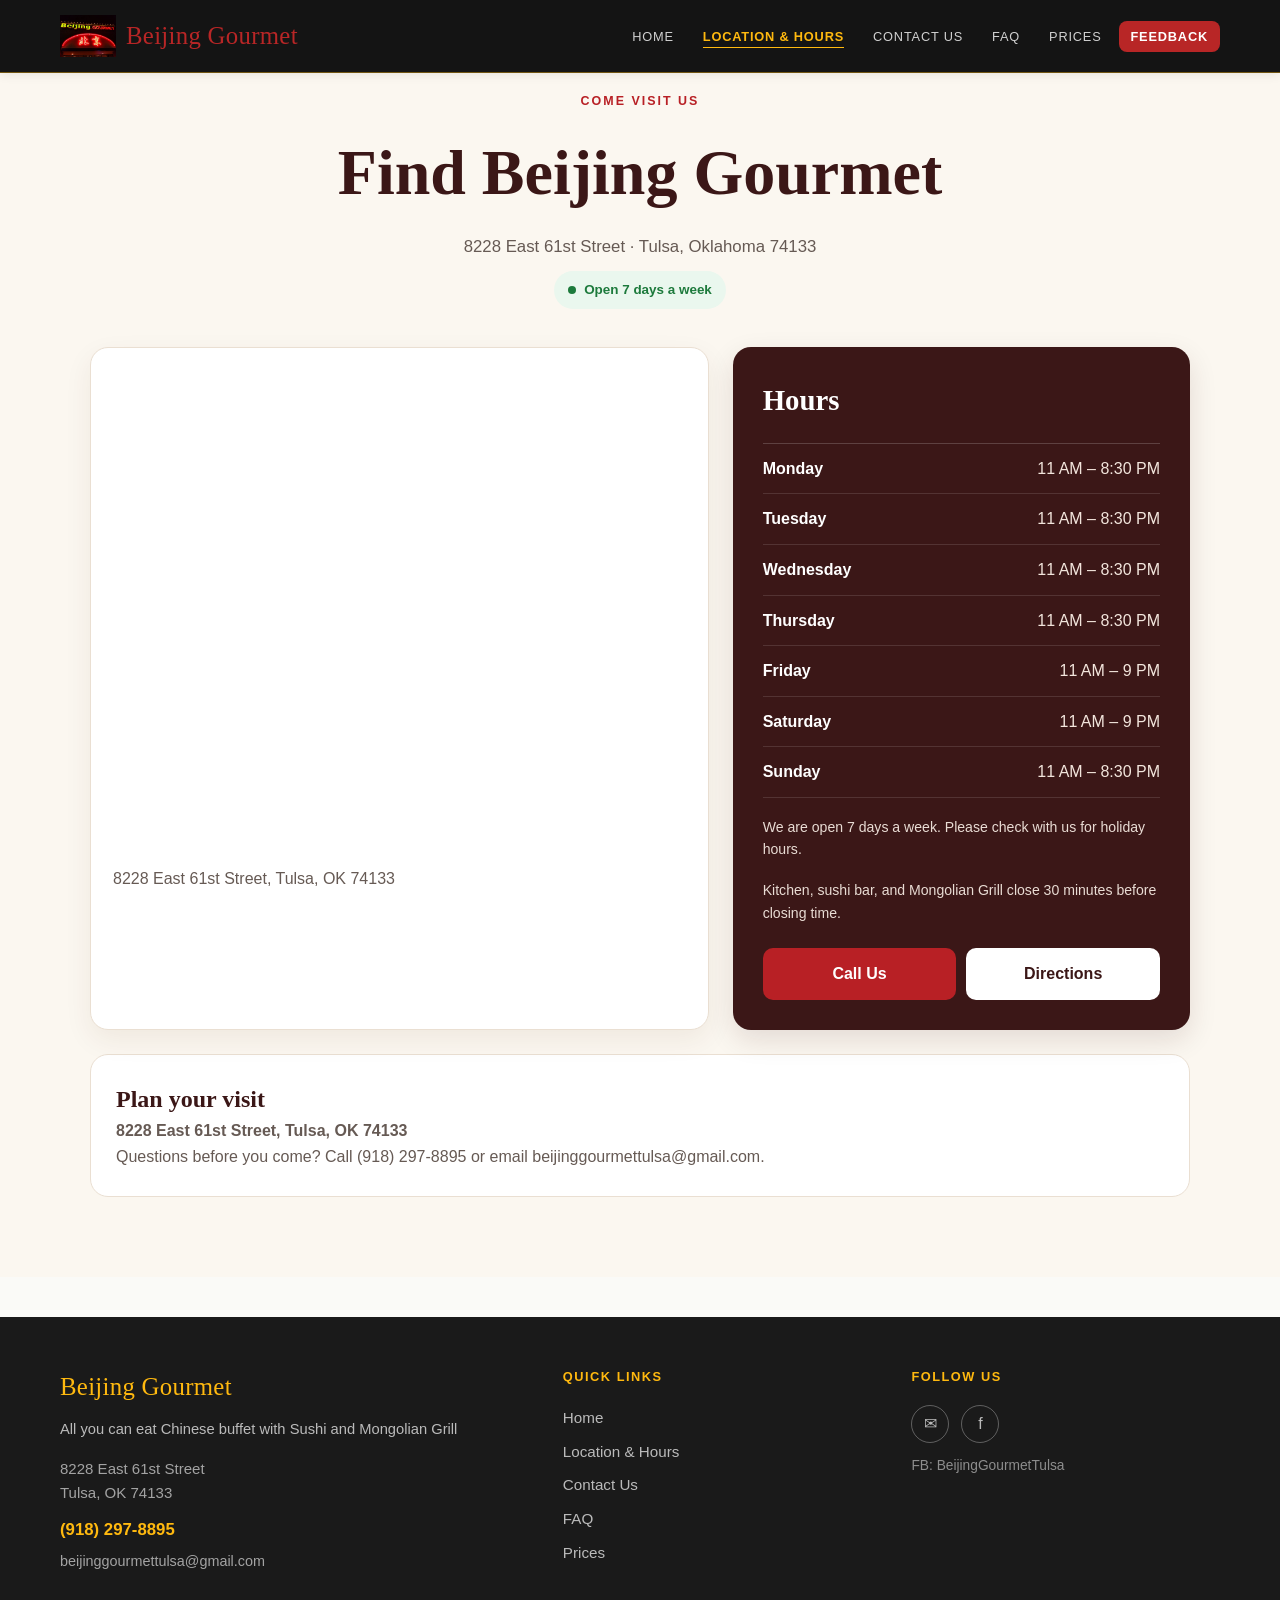
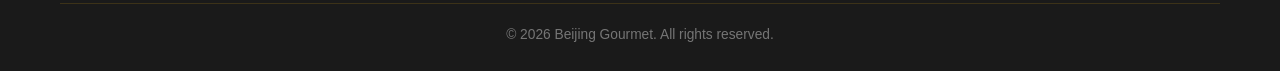
<file: location.html>
<!DOCTYPE html>
<html lang="en"><head>
<meta charset="UTF-8"><meta name="viewport" content="width=device-width, initial-scale=1.0">
<title>Location &amp; Hours — Beijing Gourmet Tulsa</title>
<link rel="canonical" href="https://yanbing2026.github.io/Beijing-Gourmet-site/location.html">
<meta name="description" content="Visit Beijing Gourmet at 8228 East 61st Street in Tulsa. Open daily at 11 AM, until 8:30 PM Sunday–Thursday and 9 PM Friday–Saturday.">
<meta property="og:type" content="website"><meta property="og:site_name" content="Beijing Gourmet"><meta property="og:title" content="Location &amp; Hours — Beijing Gourmet Tulsa"><meta property="og:description" content="Open daily at 11 AM. Find our Tulsa buffet, hours, phone and directions."><meta property="og:url" content="https://yanbing2026.github.io/Beijing-Gourmet-site/location.html"><meta property="og:image" content="https://yanbing2026.github.io/Beijing-Gourmet-site/og-image.jpg">
<meta name="theme-color" content="#b82025"><link rel="icon" type="image/png" href="favicon.png"><link rel="stylesheet" href="style.css">
<style>
.location-page{background:#fbf7f0;padding:92px 0 80px}.loc-hero{text-align:center;margin:0 auto 38px;max-width:800px}.loc-kicker{color:#b82025;text-transform:uppercase;letter-spacing:2px;font-size:.78rem;font-weight:700}.loc-hero h1{font-family:var(--font-heading);font-size:clamp(2.3rem,5vw,4rem);color:#3b1717;margin:10px 0}.loc-hero p{color:#665a54;font-size:1.05rem}.open-pill{display:inline-flex;align-items:center;gap:8px;background:#eaf7ee;color:#1d7a3c;border-radius:999px;padding:8px 14px;font-weight:700;font-size:.84rem;margin-top:10px}.dot{width:8px;height:8px;background:#1d7a3c;border-radius:50%}.loc-grid{display:grid;grid-template-columns:1.15fr .85fr;gap:24px;max-width:1100px;margin:auto}.map-card{background:#fff;border:1px solid #eadfd2;border-radius:18px;overflow:hidden;box-shadow:0 10px 28px rgba(80,40,20,.07)}.map-card iframe{display:block;width:100%;height:500px;border:0}.map-foot{padding:18px 22px;color:#665a54}.hours-card{background:#3b1717;color:#fff;border-radius:18px;padding:30px;box-shadow:0 10px 28px rgba(60,20,20,.12)}.hours-card h2{font-family:var(--font-heading);font-size:1.8rem;margin:0 0 20px}.hours-table{border-top:1px solid rgba(255,255,255,.18)}.hours-table div{display:flex;justify-content:space-between;gap:12px;padding:12px 0;border-bottom:1px solid rgba(255,255,255,.12)}.hours-table span:first-child{font-weight:700}.hours-table span:last-child{color:#f2e5dc}.hours-note{font-size:.88rem;color:#e9dcd4;line-height:1.6;margin:18px 0 0}.loc-actions{display:grid;grid-template-columns:1fr 1fr;gap:10px;margin-top:24px}.loc-btn{display:block;text-align:center;padding:13px;border-radius:10px;font-weight:700;background:#b82025;color:#fff}.loc-btn.alt{background:#fff;color:#3b1717}.visit-card{margin:24px auto 0;max-width:1100px;background:#fff;border:1px solid #eadfd2;border-radius:18px;padding:25px}.visit-card h2{font-family:var(--font-heading);color:#3b1717;margin-top:0}.visit-card p{color:#665a54;line-height:1.65}.address{font-weight:700;color:#3b1717}@media(max-width:800px){.location-page{padding-top:76px}.loc-grid{grid-template-columns:1fr}.map-card iframe{height:360px}.loc-actions{grid-template-columns:1fr}}
</style></head><body><nav class="navbar"><div class="nav-container"><a href="index.html" class="logo"><img src="logo.png" alt="Beijing Gourmet" class="logo-img">Beijing Gourmet</a><button class="nav-toggle" aria-label="Toggle navigation"><span></span><span></span><span></span></button><ul class="nav-links"><li><a href="index.html">Home</a></li><li><a href="location.html" class="active">Location &amp; Hours</a></li><li><a href="contact.html">Contact Us</a></li><li><a href="faq.html">FAQ</a></li><li><a href="prices.html">Prices</a></li><li><a href="https://beijinggourmet.aidaform.com/free-customer-feedback-survey" target="_blank" rel="noopener" class="nav-feedback">Feedback</a></li></ul></div></nav>
<main class="location-page"><div class="container">
<section class="loc-hero"><div class="loc-kicker">Come visit us</div><h1>Find Beijing Gourmet</h1><p>8228 East 61st Street · Tulsa, Oklahoma 74133</p><div class="open-pill"><span class="dot"></span> Open 7 days a week</div></section>
<section class="loc-grid"><div class="map-card"><iframe src="https://www.google.com/maps?q=8228+East+61st+Street,+Tulsa,+OK+74133&amp;output=embed" loading="lazy" referrerpolicy="no-referrer-when-downgrade" title="Map to Beijing Gourmet"></iframe><div class="map-foot">8228 East 61st Street, Tulsa, OK 74133</div></div>
<div class="hours-card"><h2>Hours</h2><div class="hours-table"><div><span>Monday</span><span>11 AM – 8:30 PM</span></div><div><span>Tuesday</span><span>11 AM – 8:30 PM</span></div><div><span>Wednesday</span><span>11 AM – 8:30 PM</span></div><div><span>Thursday</span><span>11 AM – 8:30 PM</span></div><div><span>Friday</span><span>11 AM – 9 PM</span></div><div><span>Saturday</span><span>11 AM – 9 PM</span></div><div><span>Sunday</span><span>11 AM – 8:30 PM</span></div></div><p class="hours-note">We are open 7 days a week. Please check with us for holiday hours.</p><p class="hours-note">Kitchen, sushi bar, and Mongolian Grill close 30 minutes before closing time.</p><div class="loc-actions"><a class="loc-btn" href="tel:9182978895">Call Us</a><a class="loc-btn alt" href="https://www.google.com/maps/dir/?api=1&amp;destination=8228+East+61st+Street,+Tulsa,+OK+74133" target="_blank" rel="noopener">Directions</a></div></div></section>
<section class="visit-card"><h2>Plan your visit</h2><p class="address">8228 East 61st Street, Tulsa, OK 74133</p><p>Questions before you come? Call <a href="tel:9182978895">(918) 297-8895</a> or email <a href="mailto:beijinggourmettulsa@gmail.com">beijinggourmettulsa@gmail.com</a>.</p></section>
</div></main><footer class="footer"><div class="container"><div class="footer-content"><div class="footer-brand"><a href="index.html" class="footer-logo">Beijing Gourmet</a><p class="footer-tagline">All you can eat Chinese buffet with Sushi and Mongolian Grill</p><p class="footer-address">8228 East 61st Street<br>Tulsa, OK 74133</p><a href="tel:9182978895" class="footer-phone">(918) 297-8895</a><a href="mailto:beijinggourmettulsa@gmail.com" class="footer-email">beijinggourmettulsa@gmail.com</a></div><div class="footer-links"><h4 class="footer-links-title">Quick Links</h4><ul><li><a href="index.html">Home</a></li><li><a href="location.html">Location &amp; Hours</a></li><li><a href="contact.html">Contact Us</a></li><li><a href="faq.html">FAQ</a></li><li><a href="prices.html">Prices</a></li></ul></div><div class="footer-social"><h4 class="footer-social-title">Follow Us</h4><div class="social-links"><a href="mailto:beijinggourmettulsa@gmail.com" class="social-link social-email" aria-label="Email">✉</a><a href="https://www.facebook.com/BeijingGourmetTulsa" target="_blank" rel="noopener" class="social-link social-facebook" aria-label="Facebook">f</a></div><p class="footer-social-note">FB: BeijingGourmetTulsa</p></div></div><div class="footer-bottom"><p>&copy; 2026 Beijing Gourmet. All rights reserved.</p></div></div></footer><script src="script.js"></script></body></html>
</file>
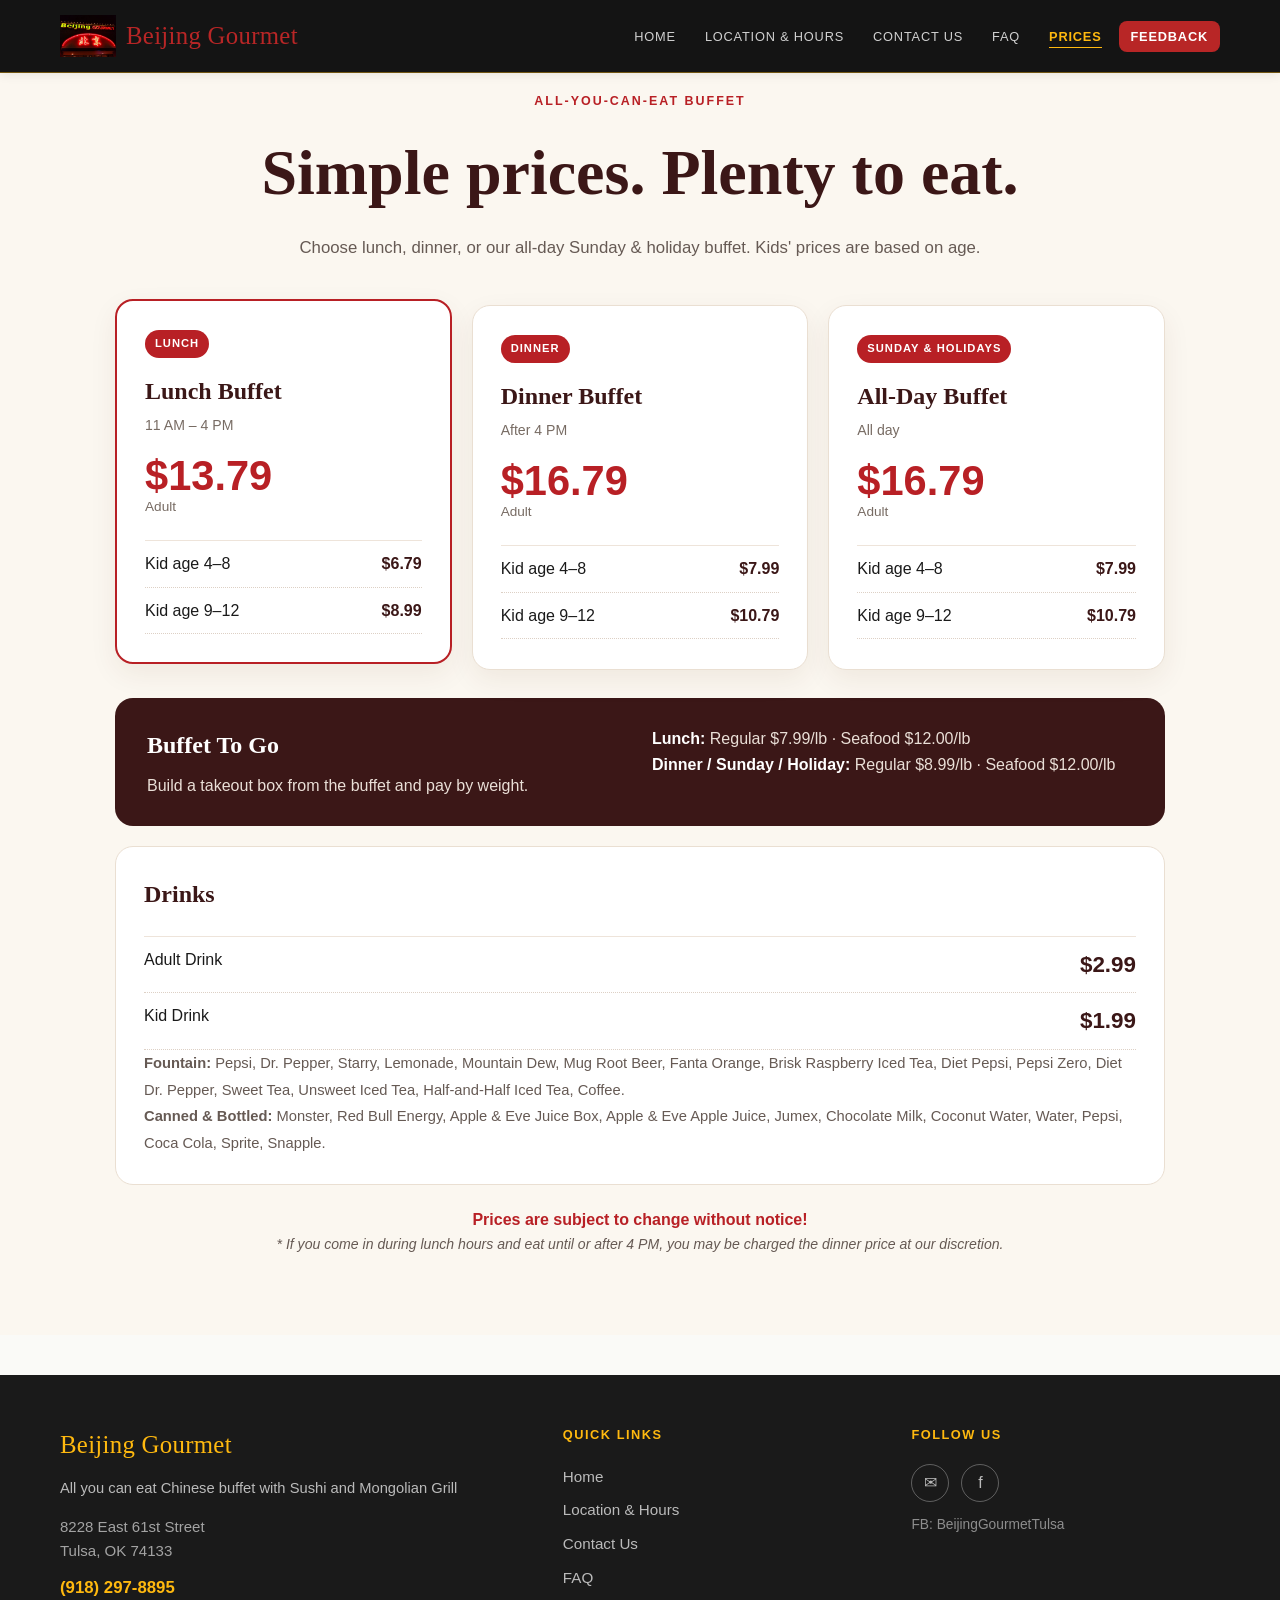
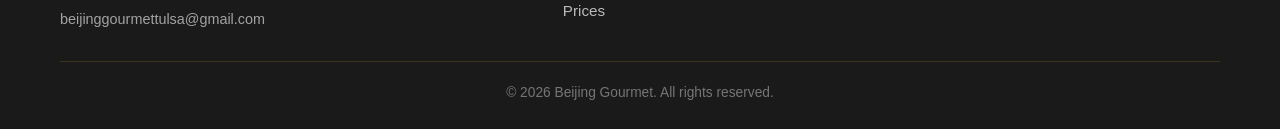
<file: prices.html>
<!DOCTYPE html>
<html lang="en"><head>
<meta charset="UTF-8"><meta name="viewport" content="width=device-width, initial-scale=1.0">
<title>Buffet Prices — Beijing Gourmet Tulsa</title>
<link rel="canonical" href="https://yanbing2026.github.io/Beijing-Gourmet-site/prices.html">
<meta name="description" content="Beijing Gourmet buffet prices in Tulsa: lunch $13.79, dinner and Sunday $16.79, kids from $6.79, plus buffet to go and drinks.">
<meta property="og:type" content="website"><meta property="og:site_name" content="Beijing Gourmet"><meta property="og:title" content="Buffet Prices — Beijing Gourmet Tulsa"><meta property="og:description" content="Lunch $13.79. Dinner and Sunday $16.79. See current buffet, kids, to-go and drink prices."><meta property="og:url" content="https://yanbing2026.github.io/Beijing-Gourmet-site/prices.html"><meta property="og:image" content="https://yanbing2026.github.io/Beijing-Gourmet-site/og-image.jpg">
<meta name="theme-color" content="#b82025"><link rel="icon" type="image/png" href="favicon.png"><link rel="stylesheet" href="style.css">
<style>
.price-page{background:#fbf7f0;padding:92px 0 80px}.price-hero{text-align:center;max-width:760px;margin:0 auto 42px}.price-kicker{color:#b82025;text-transform:uppercase;letter-spacing:2px;font-weight:700;font-size:.78rem}.price-hero h1{font-family:var(--font-heading);font-size:clamp(2.3rem,5vw,4rem);color:#3b1717;margin:10px 0}.price-hero p{font-size:1.05rem;color:#665a54;line-height:1.7}.price-cards{display:grid;grid-template-columns:repeat(3,1fr);gap:20px;max-width:1050px;margin:auto}.price-card{background:#fff;border:1px solid #eadfd2;border-radius:18px;padding:28px;box-shadow:0 10px 28px rgba(80,40,20,.07);position:relative;overflow:hidden}.price-card.featured{border:2px solid #b82025;transform:translateY(-6px)}.price-card .tag{display:inline-block;background:#b82025;color:#fff;border-radius:999px;padding:5px 10px;font-size:.7rem;font-weight:700;text-transform:uppercase;letter-spacing:1px}.price-card h2{font-family:var(--font-heading);color:#3b1717;margin:14px 0 4px}.price-card .time{color:#776b63;font-size:.88rem;margin-bottom:18px}.big-price{font-size:2.6rem;font-weight:700;color:#b82025;line-height:1}.per{font-size:.85rem;color:#776b63}.price-lines{margin-top:22px;border-top:1px solid #eee4da}.price-lines div{display:flex;justify-content:space-between;padding:10px 0;border-bottom:1px dotted #ddd0c5}.price-lines span:last-child{font-weight:700;color:#3b1717}.to-go{margin:28px auto 0;max-width:1050px;background:#3b1717;color:#fff;border-radius:18px;padding:28px 32px;display:grid;grid-template-columns:1fr 1fr;gap:24px}.to-go h2{font-family:var(--font-heading);margin:0 0 8px;color:#fff}.to-go p{color:#eadfd7;margin:0;line-height:1.6}.to-go strong{color:#fff}.drink-box{margin:20px auto 0;max-width:1050px;background:#fff;border:1px solid #eadfd2;border-radius:18px;padding:28px}.drink-box h2{font-family:var(--font-heading);color:#3b1717;margin-top:0}.drink-price{font-size:1.4rem;font-weight:700;color:#b82025}.drink-list-new{color:#665a54;line-height:1.8;font-size:.92rem}.notice{max-width:1050px;margin:22px auto 0;text-align:center}.notice .warning{color:#b82025;font-weight:700}.notice .fine{color:#665a54;font-size:.88rem;line-height:1.6}@media(max-width:800px){.price-cards{grid-template-columns:1fr}.price-card.featured{transform:none}.to-go{grid-template-columns:1fr}.price-page{padding-top:76px}}
</style></head><body><nav class="navbar"><div class="nav-container"><a href="index.html" class="logo"><img src="logo.png" alt="Beijing Gourmet" class="logo-img">Beijing Gourmet</a><button class="nav-toggle" aria-label="Toggle navigation"><span></span><span></span><span></span></button><ul class="nav-links"><li><a href="index.html">Home</a></li><li><a href="location.html">Location &amp; Hours</a></li><li><a href="contact.html">Contact Us</a></li><li><a href="faq.html">FAQ</a></li><li><a href="prices.html" class="active">Prices</a></li><li><a href="https://beijinggourmet.aidaform.com/free-customer-feedback-survey" target="_blank" rel="noopener" class="nav-feedback">Feedback</a></li></ul></div></nav>
<main class="price-page"><div class="container">
<section class="price-hero"><div class="price-kicker">All-you-can-eat buffet</div><h1>Simple prices. Plenty to eat.</h1><p>Choose lunch, dinner, or our all-day Sunday &amp; holiday buffet. Kids' prices are based on age.</p></section>
<section class="price-cards">
<article class="price-card featured"><span class="tag">Lunch</span><h2>Lunch Buffet</h2><div class="time">11 AM – 4 PM</div><div class="big-price">$13.79</div><div class="per">Adult</div><div class="price-lines"><div><span>Kid age 4–8</span><span>$6.79</span></div><div><span>Kid age 9–12</span><span>$8.99</span></div></div></article>
<article class="price-card"><span class="tag">Dinner</span><h2>Dinner Buffet</h2><div class="time">After 4 PM</div><div class="big-price">$16.79</div><div class="per">Adult</div><div class="price-lines"><div><span>Kid age 4–8</span><span>$7.99</span></div><div><span>Kid age 9–12</span><span>$10.79</span></div></div></article>
<article class="price-card"><span class="tag">Sunday &amp; Holidays</span><h2>All-Day Buffet</h2><div class="time">All day</div><div class="big-price">$16.79</div><div class="per">Adult</div><div class="price-lines"><div><span>Kid age 4–8</span><span>$7.99</span></div><div><span>Kid age 9–12</span><span>$10.79</span></div></div></article>
</section>
<section class="to-go"><div><h2>Buffet To Go</h2><p>Build a takeout box from the buffet and pay by weight.</p></div><div><p><strong>Lunch:</strong> Regular $7.99/lb · Seafood $12.00/lb</p><p><strong>Dinner / Sunday / Holiday:</strong> Regular $8.99/lb · Seafood $12.00/lb</p></div></section>
<section class="drink-box"><h2>Drinks</h2><div class="price-lines"><div><span>Adult Drink</span><span class="drink-price">$2.99</span></div><div><span>Kid Drink</span><span class="drink-price">$1.99</span></div></div><p class="drink-list-new"><strong>Fountain:</strong> Pepsi, Dr. Pepper, Starry, Lemonade, Mountain Dew, Mug Root Beer, Fanta Orange, Brisk Raspberry Iced Tea, Diet Pepsi, Pepsi Zero, Diet Dr. Pepper, Sweet Tea, Unsweet Iced Tea, Half-and-Half Iced Tea, Coffee.<br><strong>Canned &amp; Bottled:</strong> Monster, Red Bull Energy, Apple &amp; Eve Juice Box, Apple &amp; Eve Apple Juice, Jumex, Chocolate Milk, Coconut Water, Water, Pepsi, Coca Cola, Sprite, Snapple.</p></section>
<div class="notice"><p class="warning">Prices are subject to change without notice!</p><p class="fine"><em>* If you come in during lunch hours and eat until or after 4 PM, you may be charged the dinner price at our discretion.</em></p></div>
</div></main><footer class="footer"><div class="container"><div class="footer-content"><div class="footer-brand"><a href="index.html" class="footer-logo">Beijing Gourmet</a><p class="footer-tagline">All you can eat Chinese buffet with Sushi and Mongolian Grill</p><p class="footer-address">8228 East 61st Street<br>Tulsa, OK 74133</p><a href="tel:9182978895" class="footer-phone">(918) 297-8895</a><a href="mailto:beijinggourmettulsa@gmail.com" class="footer-email">beijinggourmettulsa@gmail.com</a></div><div class="footer-links"><h4 class="footer-links-title">Quick Links</h4><ul><li><a href="index.html">Home</a></li><li><a href="location.html">Location &amp; Hours</a></li><li><a href="contact.html">Contact Us</a></li><li><a href="faq.html">FAQ</a></li><li><a href="prices.html">Prices</a></li></ul></div><div class="footer-social"><h4 class="footer-social-title">Follow Us</h4><div class="social-links"><a href="mailto:beijinggourmettulsa@gmail.com" class="social-link social-email" aria-label="Email">✉</a><a href="https://www.facebook.com/BeijingGourmetTulsa" target="_blank" rel="noopener" class="social-link social-facebook" aria-label="Facebook">f</a></div><p class="footer-social-note">FB: BeijingGourmetTulsa</p></div></div><div class="footer-bottom"><p>&copy; 2026 Beijing Gourmet. All rights reserved.</p></div></div></footer><script src="script.js"></script></body></html>
</file>
<file: style.css>
/* ============================================
   Beijing Gourmet — Stylesheet
   Color palette from Square site:
   Primary: #ffb90f (gold)
   Secondary: #e63232 (red)
   Background: light #f5f5f0 / white
   ============================================ */

:root {
  --primary: #ffb90f;
  --primary-dark: #cc8f00;
  --secondary: #e63232;
  --secondary-dark: #b82626;
  --bg: #fafaf7;
  --bg-alt: #f5f5f0;
  --white: #ffffff;
  --text: #1a1a1a;
  --text-muted: #666666;
  --text-light: #888888;
  --border: #e0e0e0;
  --shadow: rgba(0,0,0,0.1);
  --shadow-lg: rgba(0,0,0,0.15);

  --font-body: 'PT Sans', sans-serif;
  --font-heading: 'Vesper Libre', Georgia, serif;

  --max-width: 1200px;
  --radius: 8px;
  --radius-lg: 16px;
}

*, *::before, *::after {
  margin: 0;
  padding: 0;
  box-sizing: border-box;
}

html {
  scroll-behavior: smooth;
}

body {
  font-family: var(--font-body);
  background: var(--bg);
  color: var(--text);
  line-height: 1.6;
  -webkit-font-smoothing: antialiased;
}

a {
  color: inherit;
  text-decoration: none;
}

img {
  max-width: 100%;
  display: block;
}

.container {
  width: 100%;
  max-width: var(--max-width);
  margin: 0 auto;
  padding: 0 20px;
}

/* ============================================
   Navigation
   ============================================ */

.navbar {
  position: fixed;
  top: 0;
  left: 0;
  width: 100%;
  background: #141414;
  border-bottom: 1px solid rgba(255,185,15,0.4);
  z-index: 1000;
  box-shadow: 0 2px 10px var(--shadow);
}

.nav-container {
  max-width: var(--max-width);
  margin: 0 auto;
  padding: 0 20px;
  height: 72px;
  display: flex;
  align-items: center;
  justify-content: space-between;
}

.logo {
  display: flex;
  align-items: center;
  gap: 10px;
  font-family: var(--font-heading);
  font-size: 1.55rem;
  letter-spacing: 0.3px;
  color: var(--secondary-dark);
  font-weight: 500;
  transition: opacity 0.3s;
}

.logo:hover {
  opacity: 0.8;
}

.logo-img {
  height: 42px;
  width: auto;
}

.nav-links {
  display: flex;
  list-style: none;
  gap: 5px;
  align-items: center;
}

.nav-links a {
  position: relative;
  font-size: 0.8rem;
  font-weight: 500;
  letter-spacing: 0.8px;
  text-transform: uppercase;
  color: rgba(255,255,255,0.8);
  padding: 8px 12px;
  border-radius: var(--radius);
  transition: color 0.3s;
}

.nav-links a::after {
  content: '';
  position: absolute;
  left: 12px;
  right: 12px;
  bottom: 4px;
  height: 1px;
  background: var(--primary);
  transform: scaleX(0);
  transform-origin: center;
  transition: transform 0.3s ease;
}

.nav-links a:hover {
  color: var(--primary);
}

.nav-links a:hover::after {
  transform: scaleX(1);
}

.nav-links a.active {
  color: var(--primary);
  font-weight: 600;
}

.nav-links a.active::after {
  transform: scaleX(1);
}

.nav-feedback {
  background: var(--secondary-dark) !important;
  color: var(--white) !important;
  font-weight: 600 !important;
}

.nav-feedback::after {
  content: none;
}

.nav-feedback:hover {
  background: #96201f !important;
  color: var(--white) !important;
}

.nav-toggle {
  display: none;
  flex-direction: column;
  align-items: center;
  justify-content: center;
  gap: 5px;
  background: none;
  border: none;
  cursor: pointer;
  padding: 5px;
  min-width: 44px;
  min-height: 44px;
}

.nav-toggle span {
  display: block;
  width: 26px;
  height: 3px;
  background: var(--white);
  border-radius: 2px;
  transition: 0.3s;
}

/* ============================================
   Hero Section
   ============================================ */

.page-home {
  padding-top: 72px;
}

.hero {
  position: relative;
  min-height: 85vh;
  display: flex;
  align-items: center;
  justify-content: center;
  overflow: hidden;
  background: var(--text);
}

.hero-bg {
  position: absolute;
  inset: 0;
}

.hero-img {
  width: 100%;
  height: 100%;
  object-fit: cover;
}

.hero-overlay {
  position: absolute;
  inset: 0;
  background: rgba(0,0,0,0.15);
}

.hero-content {
  position: relative;
  z-index: 1;
  text-align: center;
  width: calc(100% - 40px);
  max-width: 620px;
  margin: 0 20px;
  padding: 52px 40px;
  background: var(--bg-alt);
  border: 1px solid rgba(255,185,15,0.25);
  border-radius: 20px;
  box-shadow: 0 20px 50px rgba(0,0,0,0.25);
  animation: fadeIn 1s ease-out;
}

.hero-title {
  font-family: var(--font-heading);
  font-size: clamp(1.6rem, 4.5vw, 2.4rem);
  color: var(--secondary-dark);
  line-height: 1.35;
  letter-spacing: 0.2px;
  margin-bottom: 28px;
  font-weight: 500;
}

.hero-title::before {
  content: '';
  display: block;
  width: 48px;
  height: 2px;
  background: var(--primary);
  margin: 0 auto 22px;
}

.hero-text {
  font-size: 1.02rem;
  color: var(--text-muted);
  margin-bottom: 34px;
  line-height: 1.7;
}

.btn-hero {
  display: inline-block;
  padding: 15px 44px;
  background: var(--secondary-dark);
  color: var(--white);
  font-family: var(--font-body);
  font-size: 0.9rem;
  font-weight: 600;
  letter-spacing: 1px;
  text-transform: uppercase;
  border-radius: var(--radius);
  transition: all 0.3s;
  box-shadow: 0 10px 25px rgba(184,38,38,0.2);
}

.btn-hero:hover {
  background: #96201f;
  transform: translateY(-2px);
  box-shadow: 0 14px 30px rgba(184,38,38,0.3);
}

/* ============================================
   Sections (shared)
   ============================================ */

.section-title,
.page-title {
  position: relative;
  font-family: var(--font-heading);
  font-size: 2rem;
  font-weight: 500;
  letter-spacing: 0.3px;
  color: var(--secondary-dark);
  text-align: center;
  padding-bottom: 20px;
  margin-bottom: 48px;
}

.section-title::after,
.page-title::after {
  content: '';
  position: absolute;
  bottom: 0;
  left: 50%;
  transform: translateX(-50%);
  width: 56px;
  height: 2px;
  background: var(--primary);
}

/* ============================================
   Photo Gallery Carousel — Spacious & Premium
   ============================================ */

.gallery-section {
  padding: 80px 0;
  background: var(--bg-alt);
}

.gallery-carousel {
  position: relative;
  max-width: 1100px;
  margin: 0 auto;
  border-radius: var(--radius-lg);
  overflow: hidden;
  background: var(--text);
  box-shadow: 0 8px 30px var(--shadow-lg);
}

.gallery-viewport {
  overflow: hidden;
  position: relative;
}

.gallery-track {
  display: flex;
  transition: transform 0.55s cubic-bezier(0.22, 0.61, 0.36, 1);
  will-change: transform;
}

.gallery-slide {
  flex: 0 0 100%;
  position: relative;
  background: var(--text);
}

.slide-inner {
  aspect-ratio: 16 / 10;
  overflow: hidden;
  position: relative;
}

.slide-inner img {
  width: 100%;
  height: 100%;
  object-fit: cover;
  display: block;
  transition: transform 0.7s ease;
}

.gallery-carousel:hover .slide-inner img {
  transform: scale(1.04);
}

/* Caption overlay */
.slide-caption {
  position: absolute;
  bottom: 0;
  left: 0;
  right: 0;
  padding: 28px 28px 24px;
  background: linear-gradient(
    180deg,
    rgba(0,0,0,0) 0%,
    rgba(0,0,0,0.25) 40%,
    rgba(0,0,0,0.75) 100%
  );
  color: var(--white);
  pointer-events: none;
}

.caption-label {
  display: inline-block;
  font-size: 0.75rem;
  font-weight: 600;
  letter-spacing: 2px;
  text-transform: uppercase;
  color: var(--primary);
  margin-bottom: 6px;
  background: rgba(0,0,0,0.4);
  padding: 4px 10px;
  border-radius: 4px;
}

.caption-text {
  font-size: 1.05rem;
  font-weight: 400;
  color: rgba(255,255,255,0.92);
  line-height: 1.4;
  margin: 0;
  text-shadow: 0 1px 4px rgba(0,0,0,0.4);
}

/* Navigation buttons */
.carousel-btn {
  position: absolute;
  top: 50%;
  transform: translateY(-50%);
  z-index: 10;
  width: 52px;
  height: 52px;
  border-radius: 50%;
  border: 2px solid rgba(255,255,255,0.85);
  background: rgba(0,0,0,0.35);
  backdrop-filter: blur(4px);
  -webkit-backdrop-filter: blur(4px);
  color: var(--white);
  cursor: pointer;
  display: flex;
  align-items: center;
  justify-content: center;
  transition: all 0.3s ease;
  box-shadow: 0 4px 15px rgba(0,0,0,0.3);
}

.carousel-btn:hover {
  background: var(--primary);
  border-color: var(--primary);
  transform: translateY(-50%) scale(1.08);
  box-shadow: 0 6px 20px rgba(255,185,15,0.4);
}

.carousel-btn:active {
  transform: translateY(-50%) scale(0.95);
}

.carousel-btn svg {
  width: 22px;
  height: 22px;
  stroke: currentColor;
}

.carousel-btn-prev {
  left: 18px;
}

.carousel-btn-next {
  right: 18px;
}

/* Autoplay button */
.carousel-autoplay {
  position: absolute;
  top: 18px;
  right: 18px;
  z-index: 10;
  width: 40px;
  height: 40px;
  border-radius: 50%;
  border: 1px solid rgba(255,255,255,0.5);
  background: rgba(0,0,0,0.4);
  backdrop-filter: blur(4px);
  -webkit-backdrop-filter: blur(4px);
  color: var(--white);
  cursor: pointer;
  display: flex;
  align-items: center;
  justify-content: center;
  transition: all 0.3s ease;
}

.carousel-autoplay:hover {
  background: rgba(0,0,0,0.7);
  border-color: rgba(255,255,255,0.8);
}

.carousel-autoplay svg {
  width: 14px;
  height: 14px;
}

.carousel-autoplay.is-paused svg#autoplayIconPlay {
  display: block;
}

.carousel-autoplay.is-paused svg#autoplayIconPause {
  display: none;
}

/* Dot indicators */
.carousel-dots {
  display: flex;
  justify-content: center;
  gap: 10px;
  padding: 0 0 24px 0;
  background: transparent;
}

.carousel-dot {
  width: 10px;
  height: 10px;
  border-radius: 50%;
  border: none;
  background: rgba(255,255,255,0.3);
  cursor: pointer;
  transition: all 0.3s ease;
  padding: 0;
}

.carousel-dot:hover {
  background: rgba(255,255,255,0.6);
}

.carousel-dot.active {
  background: var(--primary);
  width: 28px;
  border-radius: 4px;
}

/* Enlarge the tap area vertically; the dot itself stays small */
.carousel-dot {
  position: relative;
}

.carousel-dot::before {
  content: '';
  position: absolute;
  left: 0;
  top: 50%;
  transform: translateY(-50%);
  width: 100%;
  height: 30px;
}

/* ============================================
   Testimonials
   ============================================ */

.testimonials-section {
  padding: 80px 0;
  background: var(--white);
}

.testimonials-grid {
  display: grid;
  grid-template-columns: 1fr 1fr;
  gap: 30px;
  max-width: 900px;
  margin: 0 auto;
}

.testimonial-card {
  position: relative;
  background: var(--bg-alt);
  padding: 44px 32px 32px;
  border-radius: var(--radius-lg);
  border: 1px solid var(--border);
}

.testimonial-card::before {
  content: '\201C';
  position: absolute;
  top: 6px;
  left: 24px;
  font-family: var(--font-heading);
  font-size: 3.6rem;
  line-height: 1;
  color: var(--primary);
  opacity: 0.55;
}

.testimonial-text {
  font-size: 0.98rem;
  color: var(--text-muted);
  line-height: 1.7;
  font-style: italic;
  margin-bottom: 18px;
}

/* ============================================
   Testimonials Carousel
   ============================================ */

.testimonials-section {
  padding: 80px 0;
  background: var(--white);
}

.testimonials-carousel {
  position: relative;
  max-width: 820px;
  margin: 0 auto;
  border-radius: var(--radius-lg);
  overflow: hidden;
  background: var(--text);
  box-shadow: 0 8px 30px var(--shadow-lg);
}

.testi-viewport {
  overflow: hidden;
  position: relative;
}

.testi-track {
  display: flex;
  transition: transform 0.6s cubic-bezier(0.22, 0.61, 0.36, 1);
  will-change: transform;
}

.testi-slide {
  flex: 0 0 100%;
  display: flex;
  flex-direction: column;
  justify-content: center;
  min-height: 260px;
  background: var(--text);
}

.testi-slide-inner {
  position: relative;
  padding: 48px 48px 40px;
  min-height: 260px;
}

.testi-quote-mark {
  font-family: var(--font-heading);
  font-size: 6rem;
  line-height: 0.8;
  color: var(--primary);
  opacity: 0.25;
  position: absolute;
  top: 12px;
  left: 24px;
  pointer-events: none;
}

.testi-text {
  font-family: var(--font-body);
  font-size: 1.2rem;
  color: rgba(255,255,255,0.92);
  line-height: 1.7;
  margin: 0;
  text-shadow: 0 1px 4px rgba(0,0,0,0.3);
  position: relative;
  z-index: 1;
}

.testi-author {
  margin-top: 24px;
  display: flex;
  justify-content: flex-end;
  align-items: center;
}

.testi-author-label {
  font-size: 0.95rem;
  color: var(--primary);
  font-weight: 600;
  letter-spacing: 0.5px;
}

/* Navigation buttons */
.testi-btn {
  position: absolute;
  top: 50%;
  transform: translateY(-50%);
  z-index: 10;
  width: 44px;
  height: 44px;
  border-radius: 50%;
  border: 2px solid rgba(255,255,255,0.85);
  background: rgba(0,0,0,0.35);
  backdrop-filter: blur(4px);
  -webkit-backdrop-filter: blur(4px);
  color: var(--white);
  cursor: pointer;
  display: flex;
  align-items: center;
  justify-content: center;
  transition: all 0.3s ease;
  box-shadow: 0 4px 15px rgba(0,0,0,0.3);
}

.testi-btn:hover {
  background: var(--primary);
  border-color: var(--primary);
  transform: translateY(-50%) scale(1.08);
  box-shadow: 0 6px 20px rgba(255,185,15,0.4);
}

.testi-btn:active {
  transform: translateY(-50%) scale(0.95);
}

.testi-btn svg {
  width: 20px;
  height: 20px;
  stroke: currentColor;
}

.testi-btn-prev {
  left: 18px;
}

.testi-btn-next {
  right: 18px;
}

/* Autoplay button */
.testi-autoplay {
  position: absolute;
  top: 18px;
  right: 18px;
  z-index: 10;
  width: 36px;
  height: 36px;
  border-radius: 50%;
  border: 1px solid rgba(255,255,255,0.5);
  background: rgba(0,0,0,0.4);
  backdrop-filter: blur(4px);
  -webkit-backdrop-filter: blur(4px);
  color: var(--white);
  cursor: pointer;
  display: flex;
  align-items: center;
  justify-content: center;
  transition: all 0.3s ease;
}

.testi-autoplay:hover {
  background: rgba(0,0,0,0.7);
  border-color: rgba(255,255,255,0.8);
}

.testi-autoplay svg {
  width: 13px;
  height: 13px;
}

.testi-autoplay.is-paused svg#testiAutoplayIconPlay {
  display: block;
}

.testi-autoplay.is-paused svg#testiAutoplayIconPause {
  display: none;
}

/* Dot indicators */
.testi-dots {
  display: flex;
  justify-content: center;
  gap: 10px;
  padding: 0 0 20px 0;
}

.testi-dot {
  width: 10px;
  height: 10px;
  border-radius: 50%;
  border: none;
  background: rgba(255,255,255,0.3);
  cursor: pointer;
  transition: all 0.3s ease;
  padding: 0;
}

.testi-dot:hover {
  background: rgba(255,255,255,0.6);
}

.testi-dot.active {
  background: var(--primary);
  width: 24px;
  border-radius: 4px;
}

.testi-dot {
  position: relative;
}

.testi-dot::before {
  content: '';
  position: absolute;
  left: 0;
  top: 50%;
  transform: translateY(-50%);
  width: 100%;
  height: 30px;
}

/* ============================================
   Location Page
   ============================================ */

.page-location {
  padding: 112px 0 80px;
  background: var(--bg);
}

.location-grid {
  display: grid;
  grid-template-columns: 1fr 1fr;
  gap: 40px;
  align-items: start;
}

.location-map-wrap {
  position: sticky;
  top: 90px;
}

.map-container {
  width: 100%;
  height: 400px;
  border-radius: var(--radius-lg);
  overflow: hidden;
  border: 1px solid var(--border);
  box-shadow: 0 10px 30px rgba(0,0,0,0.08);
  background: var(--border);
}

.map-note {
  text-align: center;
  margin-top: 8px;
  font-size: 0.85rem;
  color: var(--text-muted);
}

.location-details {
  background: var(--white);
  padding: 36px 32px;
  border-radius: var(--radius-lg);
  border: 1px solid var(--border);
  box-shadow: 0 10px 30px rgba(0,0,0,0.06);
}

.hours-heading,
.contact-heading {
  position: relative;
  font-family: var(--font-heading);
  font-size: 1.25rem;
  font-weight: 500;
  color: var(--secondary-dark);
  padding-bottom: 14px;
  margin-bottom: 22px;
}

.hours-heading::after,
.contact-heading::after {
  content: '';
  position: absolute;
  left: 0;
  bottom: 0;
  width: 36px;
  height: 2px;
  background: var(--primary);
}

.hours-list {
  display: grid;
  grid-template-columns: auto 1fr;
  gap: 8px 16px;
  margin-bottom: 20px;
}

.hours-row {
  display: contents;
}

.hours-list dt {
  font-weight: 600;
  color: var(--text);
  padding-top: 4px;
}

.hours-list dd {
  color: var(--text-muted);
  padding-top: 4px;
}

.hours-note {
  font-size: 0.88rem;
  color: var(--text-muted);
  margin-bottom: 12px;
  line-height: 1.5;
}

.contact-info-block {
  margin-top: 24px;
  padding-top: 24px;
  border-top: 1px solid var(--border);
}

.contact-address {
  font-size: 0.95rem;
  color: var(--text);
  margin-bottom: 12px;
}

.contact-phone {
  display: block;
  font-size: 1.1rem;
  font-weight: 600;
  color: var(--secondary-dark);
  margin-bottom: 6px;
  transition: color 0.3s;
}

.contact-phone:hover {
  color: var(--secondary);
}

.contact-email {
  display: block;
  font-size: 0.95rem;
  color: var(--text-muted);
  margin-bottom: 20px;
  transition: color 0.3s;
}

.contact-email:hover {
  color: var(--secondary);
}

.btn-location {
  display: inline-block;
  padding: 14px 36px;
  background: var(--secondary-dark);
  color: var(--white);
  font-family: var(--font-body);
  font-size: 0.9rem;
  font-weight: 600;
  letter-spacing: 1px;
  text-transform: uppercase;
  border-radius: var(--radius);
  transition: all 0.3s;
}

.btn-location:hover {
  background: #96201f;
  color: var(--white);
  transform: translateY(-2px);
}

/* ============================================
   Contact Page
   ============================================ */

.page-contact {
  padding: 112px 0 80px;
  background: var(--bg);
}

.contact-intro {
  text-align: center;
  font-size: 1.1rem;
  color: var(--text-muted);
  margin-bottom: 40px;
  max-width: 600px;
  margin-left: auto;
  margin-right: auto;
}

.contact-form-wrap {
  max-width: 550px;
  margin: 0 auto;
  background: var(--white);
  padding: 40px;
  border-radius: var(--radius-lg);
  border: 1px solid var(--border);
  box-shadow: 0 10px 30px rgba(0,0,0,0.06);
}

.contact-form {
  display: flex;
  flex-direction: column;
  gap: 20px;
}

.form-group {
  display: flex;
  flex-direction: column;
  gap: 6px;
}

.form-group label {
  font-weight: 600;
  font-size: 0.9rem;
  color: var(--text);
}

.form-group input,
.form-group textarea {
  padding: 12px 14px;
  font-family: var(--font-body);
  font-size: 0.95rem;
  border: 1px solid var(--border);
  border-radius: var(--radius);
  background: var(--bg);
  color: var(--text);
  transition: border-color 0.3s;
  outline: none;
  width: 100%;
}

.form-group input:focus,
.form-group textarea:focus {
  border-color: var(--primary);
  box-shadow: 0 0 0 3px rgba(255,185,15,0.15);
}

.form-group textarea {
  resize: vertical;
  min-height: 120px;
}

.btn-submit {
  padding: 14px 36px;
  background: var(--secondary-dark);
  color: var(--white);
  font-family: var(--font-body);
  font-size: 0.9rem;
  font-weight: 600;
  letter-spacing: 1px;
  text-transform: uppercase;
  border: none;
  border-radius: var(--radius);
  cursor: pointer;
  transition: all 0.3s;
  align-self: flex-start;
}

.btn-submit:hover {
  background: #96201f;
  transform: translateY(-2px);
}

.btn-submit:disabled {
  opacity: 0.65;
  cursor: default;
  transform: none;
}

/* Honeypot field: invisible to people, tempting to bots */
.honeypot {
  position: absolute;
  left: -9999px;
  width: 1px;
  height: 1px;
  opacity: 0;
  pointer-events: none;
}

/* Inline submission feedback */
.form-status {
  margin: 0;
  font-size: 0.95rem;
  line-height: 1.5;
}

.form-status:empty {
  display: none;
}

.form-status-success,
.form-status-error {
  padding: 13px 16px;
  border-radius: var(--radius);
  border-left: 3px solid;
  margin: 0 0 18px;
}

.form-status-success {
  color: #1d7a3c;
  background: #eaf7ee;
  border-left-color: #1d7a3c;
}

.form-status-error {
  color: #a41f1f;
  background: #fdecec;
  border-left-color: #a41f1f;
}

/* Phone / email fallback under the form */
.form-alt {
  margin-top: 22px;
  text-align: center;
  font-size: 0.95rem;
  color: var(--text-muted);
}

.form-alt a {
  color: var(--secondary-dark);
  font-weight: 700;
  text-decoration: none;
}

.form-alt a:hover {
  text-decoration: underline;
}

/* ============================================
   FAQ Page
   ============================================ */

.page-faq {
  padding: 112px 0 80px;
  background: var(--bg);
}

.faq-grid {
  display: grid;
  grid-template-columns: 1fr 1fr;
  gap: 24px;
  max-width: 1000px;
  margin: 0 auto;
}

.faq-item {
  background: var(--white);
  padding: 28px 30px;
  border-radius: var(--radius-lg);
  border: 1px solid var(--border);
  box-shadow: 0 6px 20px rgba(0,0,0,0.05);
  transition: box-shadow 0.3s, transform 0.3s;
}

.faq-item:hover {
  box-shadow: 0 12px 30px rgba(0,0,0,0.08);
  transform: translateY(-2px);
}

.faq-question {
  position: relative;
  font-family: var(--font-heading);
  font-size: 1.15rem;
  font-weight: 500;
  color: var(--secondary-dark);
  padding-bottom: 14px;
  margin-bottom: 16px;
}

.faq-question::after {
  content: '';
  position: absolute;
  left: 0;
  bottom: 0;
  width: 36px;
  height: 2px;
  background: var(--primary);
}

.faq-answer {
  font-size: 1.02rem;
  color: var(--text-muted);
  line-height: 1.7;
}

.faq-answer strong {
  color: var(--text);
}

.faq-note {
  margin-top: 12px;
  font-size: 0.85rem;
  color: var(--secondary-dark);
  font-style: italic;
}

/* ============================================
   Prices Page
   ============================================ */

.page-prices {
  padding: 112px 0 80px;
  background: var(--bg);
}

.prices-grid {
  display: grid;
  grid-template-columns: repeat(2, 1fr);
  gap: 24px;
  max-width: 900px;
  margin: 0 auto;
}

.price-block {
  background: var(--white);
  padding: 30px 32px;
  border-radius: var(--radius-lg);
  border: 1px solid var(--border);
  box-shadow: 0 6px 20px rgba(0,0,0,0.05);
  transition: box-shadow 0.3s, transform 0.3s;
}

.price-block:hover {
  box-shadow: 0 12px 30px rgba(0,0,0,0.08);
  transform: translateY(-2px);
}

.price-heading {
  position: relative;
  font-family: var(--font-heading);
  font-size: 1.15rem;
  font-weight: 500;
  color: var(--secondary-dark);
  padding-bottom: 14px;
  margin-bottom: 22px;
}

.price-heading::after {
  content: '';
  position: absolute;
  left: 0;
  bottom: 0;
  width: 36px;
  height: 2px;
  background: var(--primary);
}

.price-table {
  display: flex;
  flex-direction: column;
  gap: 10px;
}

.price-row {
  display: flex;
  justify-content: space-between;
  align-items: baseline;
  padding-bottom: 8px;
  border-bottom: 1px dotted var(--border);
}

.price-row-accent {
  border-bottom: none;
  margin-top: 4px;
  padding-top: 12px;
  background: var(--bg-alt);
  border-radius: var(--radius);
  padding: 12px 14px;
}

.price-row-soft {
  font-size: 0.88rem;
  line-height: 1.7;
  color: var(--text-muted);
  padding-bottom: 8px;
  border-bottom: 1px dotted var(--border);
  flex-direction: column;
  align-items: flex-start;
  gap: 4px;
}

.price-row-soft .price-value {
  color: var(--text-muted);
  font-weight: 400;
}

.price-label {
  font-weight: 600;
  font-size: 0.95rem;
  color: var(--text);
}

.price-value {
  font-weight: 700;
  font-size: 1rem;
  color: var(--secondary-dark);
}

/* Buffet-to-go prices: stacked so they never break mid-phrase */
.price-value-stack {
  display: flex;
  flex-direction: column;
  align-items: flex-end;
  gap: 3px;
}

.price-sub {
  white-space: nowrap;
  font-weight: 400;
  font-size: 0.9rem;
  color: var(--text-muted);
}

.price-sub strong {
  font-weight: 700;
  color: var(--secondary-dark);
}

/* Drinks: comma soup -> discrete items that wrap cleanly */
.drink-list {
  display: flex;
  flex-wrap: wrap;
  row-gap: 3px;
}

.drink-item {
  white-space: nowrap;
}

.drink-item:not(:last-child)::after {
  content: '\00b7';
  padding: 0 8px;
  color: var(--text-light);
}

.price-note {
  max-width: 900px;
  margin: 30px auto 0;
  text-align: center;
}

.price-note p {
  font-size: 0.95rem;
  color: var(--text);
  margin-bottom: 8px;
}

.price-note em {
  color: var(--secondary-dark);
  font-size: 0.9rem;
}

/* ============================================
   Footer
   ============================================ */

.footer {
  background: var(--text);
  color: var(--white);
  padding: 50px 0 25px;
  margin-top: 40px;
}

.footer-content {
  display: grid;
  grid-template-columns: 1.5fr 1fr 1fr;
  gap: 40px;
  margin-bottom: 30px;
}

.footer-brand .footer-logo {
  font-family: var(--font-heading);
  font-size: 1.55rem;
  letter-spacing: 0.3px;
  color: var(--primary);
  font-weight: 500;
  display: block;
  margin-bottom: 12px;
  transition: opacity 0.3s;
}

.footer-brand .footer-logo:hover {
  opacity: 0.8;
}

.footer-tagline {
  font-size: 0.92rem;
  color: rgba(255,255,255,0.7);
  margin-bottom: 16px;
  line-height: 1.5;
}

.footer-address {
  font-size: 0.94rem;
  color: rgba(255,255,255,0.6);
  margin-bottom: 12px;
  line-height: 1.6;
}

.footer-phone {
  display: block;
  font-size: 1.05rem;
  color: var(--primary);
  font-weight: 600;
  margin-bottom: 6px;
  transition: opacity 0.3s;
}

.footer-phone:hover {
  opacity: 0.8;
}

.footer-email {
  display: block;
  font-size: 0.9rem;
  color: rgba(255,255,255,0.6);
  transition: color 0.3s;
}

.footer-email:hover {
  color: var(--primary);
}

.footer-links, .footer-social {
  display: flex;
  flex-direction: column;
}

.footer-links-title, .footer-social-title {
  font-family: var(--font-body);
  font-size: 0.8rem;
  letter-spacing: 1.5px;
  text-transform: uppercase;
  color: var(--primary);
  margin-bottom: 18px;
  font-weight: 700;
}

.footer-links ul {
  list-style: none;
  display: flex;
  flex-direction: column;
  gap: 8px;
}

.footer-links a {
  font-size: 0.95rem;
  color: rgba(255,255,255,0.7);
  transition: color 0.3s;
}

.footer-links a:hover {
  color: var(--primary);
}

.social-links {
  display: flex;
  gap: 12px;
}

.social-link {
  width: 38px;
  height: 38px;
  display: flex;
  align-items: center;
  justify-content: center;
  border: 1px solid rgba(255,255,255,0.3);
  border-radius: 50%;
  color: rgba(255,255,255,0.7);
  transition: all 0.3s;
}

.social-link svg {
  width: 18px;
  height: 18px;
}

.social-link:hover {
  border-color: var(--primary);
  color: var(--primary);
  transform: translateY(-2px);
}

.footer-social-note {
  font-size: 0.86rem;
  color: rgba(255,255,255,0.5);
  margin-top: 12px;
}

.footer-bottom {
  border-top: 1px solid rgba(255,185,15,0.15);
  padding-top: 20px;
  text-align: center;
  font-size: 0.86rem;
  color: rgba(255,255,255,0.4);
}

/* ============================================
   Animations
   ============================================ */

@keyframes fadeIn {
  from { opacity: 0; transform: translateY(20px); }
  to { opacity: 1; transform: translateY(0); }
}

/* ============================================
   Responsive
   ============================================ */

@media (max-width: 900px) {
  .testimonials-grid {
    grid-template-columns: 1fr;
  }

  .location-grid {
    grid-template-columns: 1fr;
  }

  .location-map-wrap {
    position: static;
  }

  .faq-grid {
    grid-template-columns: 1fr;
  }

  .prices-grid {
    grid-template-columns: 1fr;
  }

  .footer-content {
    grid-template-columns: 1fr;
    gap: 25px;
  }
}

@media (max-width: 768px) {
  .logo {
    position: absolute;
    left: 50%;
    transform: translateX(-50%);
    white-space: nowrap;
  }

  .logo-img {
    display: none;
  }

  .nav-toggle {
    z-index: 1;
  }

  .nav-links {
    display: none;
    position: absolute;
    top: 72px;
    left: 0;
    width: 100%;
    background: #141414;
    flex-direction: column;
    padding: 15px 20px;
    gap: 0;
    border-bottom: 1px solid rgba(255,185,15,0.4);
    box-shadow: 0 4px 15px var(--shadow);
  }

  .nav-links.open {
    display: flex;
  }

  .nav-links li {
    width: 100%;
  }

  .nav-links a {
    display: block;
    padding: 14px 15px;
    border-radius: 0;
    font-size: 0.85rem;
    letter-spacing: 0.5px;
  }

  .nav-links a::after {
    display: none;
  }

  .nav-feedback {
    text-align: center;
    margin-top: 10px;
    padding: 12px;
  }

  .nav-toggle {
    display: flex;
  }

  .hero {
    min-height: 70vh;
  }

  .hero-content {
    padding: 36px 24px;
  }

  .hero-title {
    font-size: clamp(1.15rem, 5.5vw, 1.5rem);
    margin-bottom: 18px;
  }

  .hero-title::before {
    margin-bottom: 16px;
  }

  .hero-text {
    font-size: 1rem;
    margin-bottom: 24px;
  }

  .btn-hero {
    padding: 13px 32px;
    font-size: 0.82rem;
  }

  .gallery-section {
    padding: 40px 0;
  }

  .gallery-carousel {
    border-radius: var(--radius);
    box-shadow: 0 4px 15px var(--shadow);
  }

  .carousel-btn {
    width: 46px;
    height: 46px;
  }

  .carousel-btn svg {
    width: 18px;
    height: 18px;
  }

  .carousel-btn-prev {
    left: 10px;
  }

  .carousel-btn-next {
    right: 10px;
  }

  .carousel-autoplay {
    top: 10px;
    right: 10px;
    width: 44px;
    height: 44px;
  }

  .carousel-autoplay svg {
    width: 12px;
    height: 12px;
  }

  .slide-caption {
    padding: 16px 16px 14px;
  }

  .caption-label {
    font-size: 0.65rem;
    padding: 3px 8px;
  }

  .caption-text {
    font-size: 0.9rem;
  }

  .carousel-dots {
    padding: 0 0 16px 0;
    gap: 8px;
  }

  /* footer links were 19px tall — too small to tap */
  .footer-links a {
    display: inline-block;
    padding: 10px 0;
  }

  .footer-links ul {
    gap: 0;
  }
}

@media (max-width: 480px) {
  .container {
    padding: 0 15px;
  }

  .carousel-btn {
    width: 46px;
    height: 46px;
  }

  .carousel-btn svg {
    width: 18px;
    height: 18px;
  }

  .carousel-btn-prev {
    left: 6px;
  }

  .carousel-btn-next {
    right: 6px;
  }

  .carousel-autoplay {
    width: 44px;
    height: 44px;
    top: 8px;
    right: 8px;
  }
}

@media (prefers-reduced-motion: reduce) {
  .gallery-track {
    transition: none;
  }
  .slide-inner img {
    transition: none;
  }
}

/* ============================================
   Keyboard focus — always visible
   ============================================ */

a:focus-visible,
button:focus-visible,
input:focus-visible,
textarea:focus-visible,
iframe:focus-visible {
  outline: 3px solid var(--primary);
  outline-offset: 2px;
  border-radius: 3px;
}
</file>
